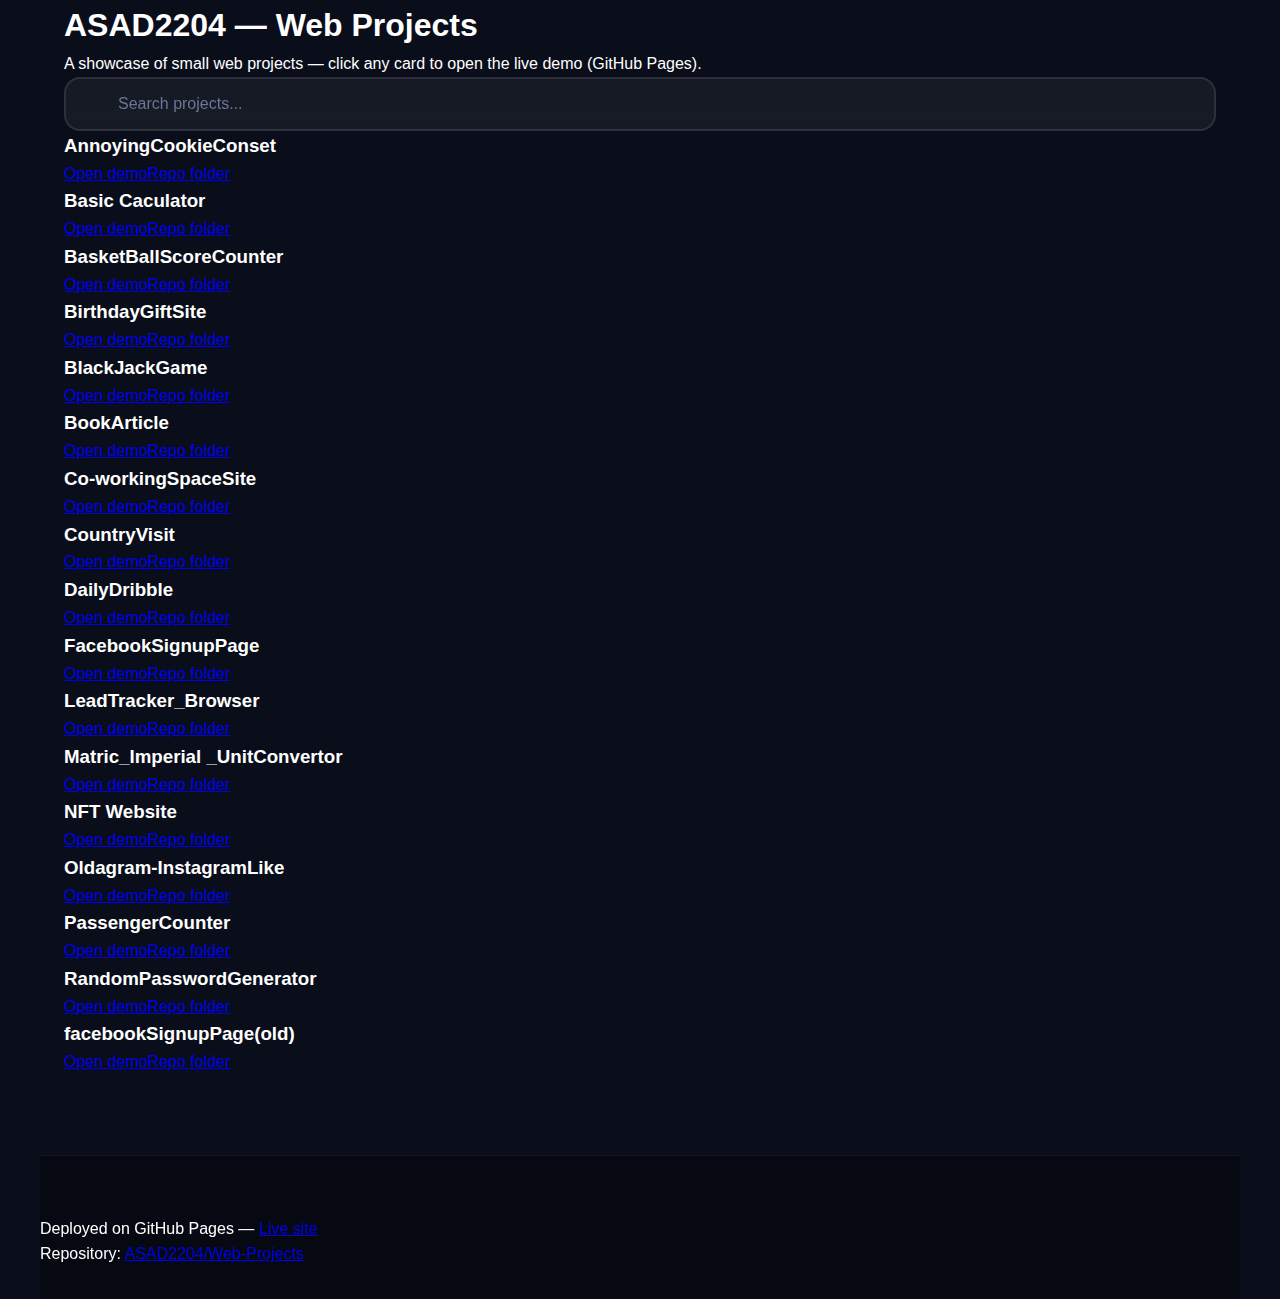
<file: index.html>
<!doctype html>
<html lang="en">
<head>
  <meta charset="utf-8" />
  <meta name="viewport" content="width=device-width, initial-scale=1" />
  <title>Web Projects — ASAD2204</title>
  <link rel="stylesheet" href="/style.css" />
</head>
<body>
  <header class="site-header">
    <div class="container">
      <h1>ASAD2204 — Web Projects</h1>
      <p class="subtitle">A showcase of small web projects — click any card to open the live demo (GitHub Pages).</p>
      <div class="actions">
        <input id="search" placeholder="Search projects..." />
      </div>
    </div>
  </header>

  <main class="container">
    <section id="projects" class="grid"></section>
  </main>

  <footer class="container footer">
    <p>Deployed on GitHub Pages — <a href="https://asad2204.github.io/Web-Projects/">Live site</a></p>
    <p>Repository: <a href="https://github.com/ASAD2204/Web-Projects">ASAD2204/Web-Projects</a></p>
  </footer>

  <script>
    // List of project folders in the repository. Update this array when adding/removing projects.
    const projects = [
      "AnnoyingCookieConset",
      "Basic Caculator",
      "BasketBallScoreCounter",
      "BirthdayGiftSite",
      "BlackJackGame",
      "BookArticle",
      "Co-workingSpaceSite",
      "CountryVisit",
      "DailyDribble",
      "FacebookSignupPage",
      "LeadTracker_Browser",
      "Matric_Imperial _UnitConvertor",
      "NFT Website",
      "Oldagram-InstagramLike",
      "PassengerCounter",
      "RandomPasswordGenerator",
      "facebookSignupPage(old)"
    ];

    const basePagesUrl = 'https://asad2204.github.io/Web-Projects/';

    function makeCard(name) {
      const card = document.createElement('article');
      card.className = 'card';

      const title = document.createElement('h3');
      title.textContent = name;

      // Demo link (GitHub Pages). Use encodeURIComponent to handle spaces and special characters.
      const demoUrl = basePagesUrl + encodeURIComponent(name);
      const demoLink = document.createElement('a');
      demoLink.href = demoUrl;
      demoLink.target = '_blank';
      demoLink.rel = 'noopener noreferrer';
      demoLink.className = 'btn';
      demoLink.textContent = 'Open demo';

      // Repo link
      const repoUrl = 'https://github.com/ASAD2204/Web-Projects/tree/main/' + encodeURIComponent(name);
      const repoLink = document.createElement('a');
      repoLink.href = repoUrl;
      repoLink.target = '_blank';
      repoLink.rel = 'noopener noreferrer';
      repoLink.className = 'muted';
      repoLink.textContent = 'Repo folder';

      const controls = document.createElement('div');
      controls.className = 'card-controls';
      controls.appendChild(demoLink);
      controls.appendChild(repoLink);

      card.appendChild(title);
      card.appendChild(controls);
      return card;
    }

    function render(list) {
      const container = document.getElementById('projects');
      container.innerHTML = '';
      if (list.length === 0) {
        container.innerHTML = '<p>No projects found.</p>';
        return;
      }
      list.forEach(name => container.appendChild(makeCard(name)));
    }

    // Initial render
    render(projects);

    // Simple search
    document.getElementById('search').addEventListener('input', (e) => {
      const q = e.target.value.toLowerCase().trim();
      if (!q) return render(projects);
      render(projects.filter(p => p.toLowerCase().includes(q)));
    });
  </script>
</body>
</html>
</file>
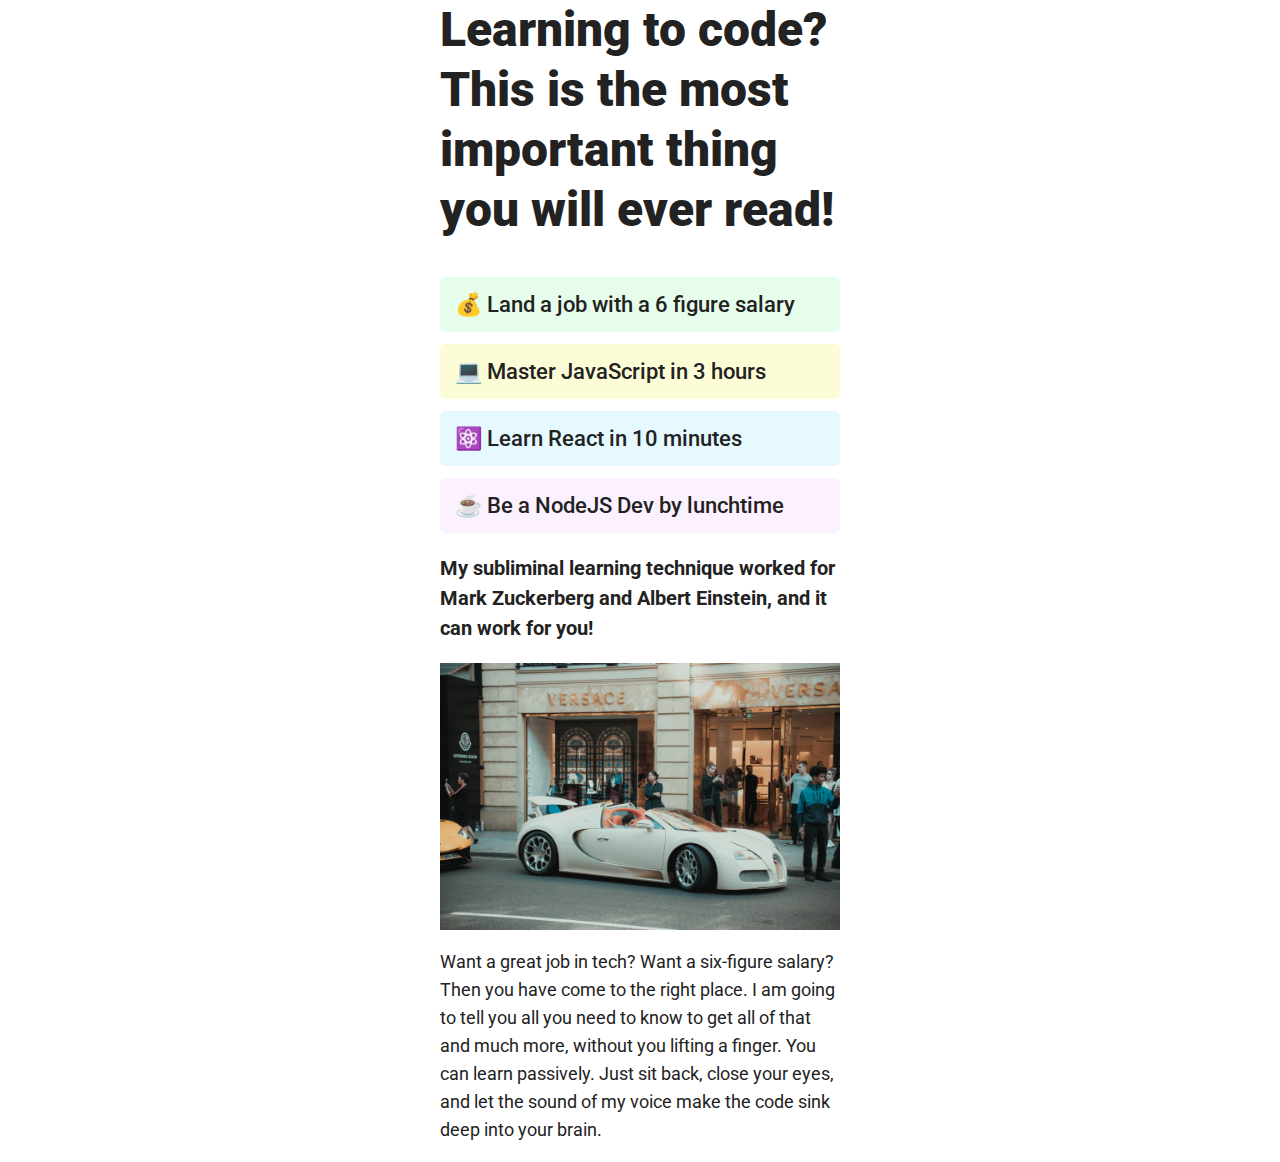
<file: AnnoyingCookieConset/index.html>
<html>

<head>
	<link rel="stylesheet" href="index.css">
	<link href="https://fonts.googleapis.com/css2?family=Roboto:wght@400;500;700;900&display=swap" rel="stylesheet">
</head>

<body>
	<main>
		<section class="section-container">
			<h1>Learning to code? This is the most important thing you will ever read!</h1>

			<ul>
				<li class="li-green">💰 Land a job with a 6 figure salary</li>
				<li class="li-yellow">💻 Master JavaScript in 3 hours</li>
				<li class="li-blue">⚛️ Learn React in 10 minutes</li>
				<li class="li-pink">☕ Be a NodeJS Dev by lunchtime</li>
			</ul>

			<h3>My subliminal learning technique worked for Mark Zuckerberg and Albert Einstein, and it can work for you!</h3>
			<img src="images/bugatti.jpg">
			<p>Want a great job in tech? Want a six-figure salary? Then you have come to the right place. I am going to tell you all
				you need to know to get all of that and much more, without you lifting a finger. You can learn passively. Just sit back,
				close your eyes, and let the sound of my voice make the code sink deep into your brain. </p>
		</section>
	</main>
	<div class="modal" id="modal">
		<div class="close-modal-btn-container">
			<button class="modal-close-btn" id="modal-close-btn" disabled>X</button>
		</div>
		<div class="modal-inner" id="modal-inner">
			<h2>We ❤️ Your Data!</h2>
			<p class="modal-text" id="modal-text">We have a strict policy on tracking and spamming: we'll definitely track you, and we'll definitely spam you. To use this
				site, enter your name and email address and accept our ridiculous terms and conditions.</p>
			<form id="consent-form">
				<input type="text" name="fullName" placeholder="Enter your full name" required/>
				<input type="email" name="email" placeholder="Enter your email" required/>

				<div class="modal-choice-btns" id="modal-choice-btns">
					<button type="submit" class="modal-btn">Accept</button>
					<button class="modal-btn" id="decline-btn">Decline</button>
				</div>

			</form>
		</div>
	</div>
	<script src="index.js"></script>
</body>

</html>
</file>
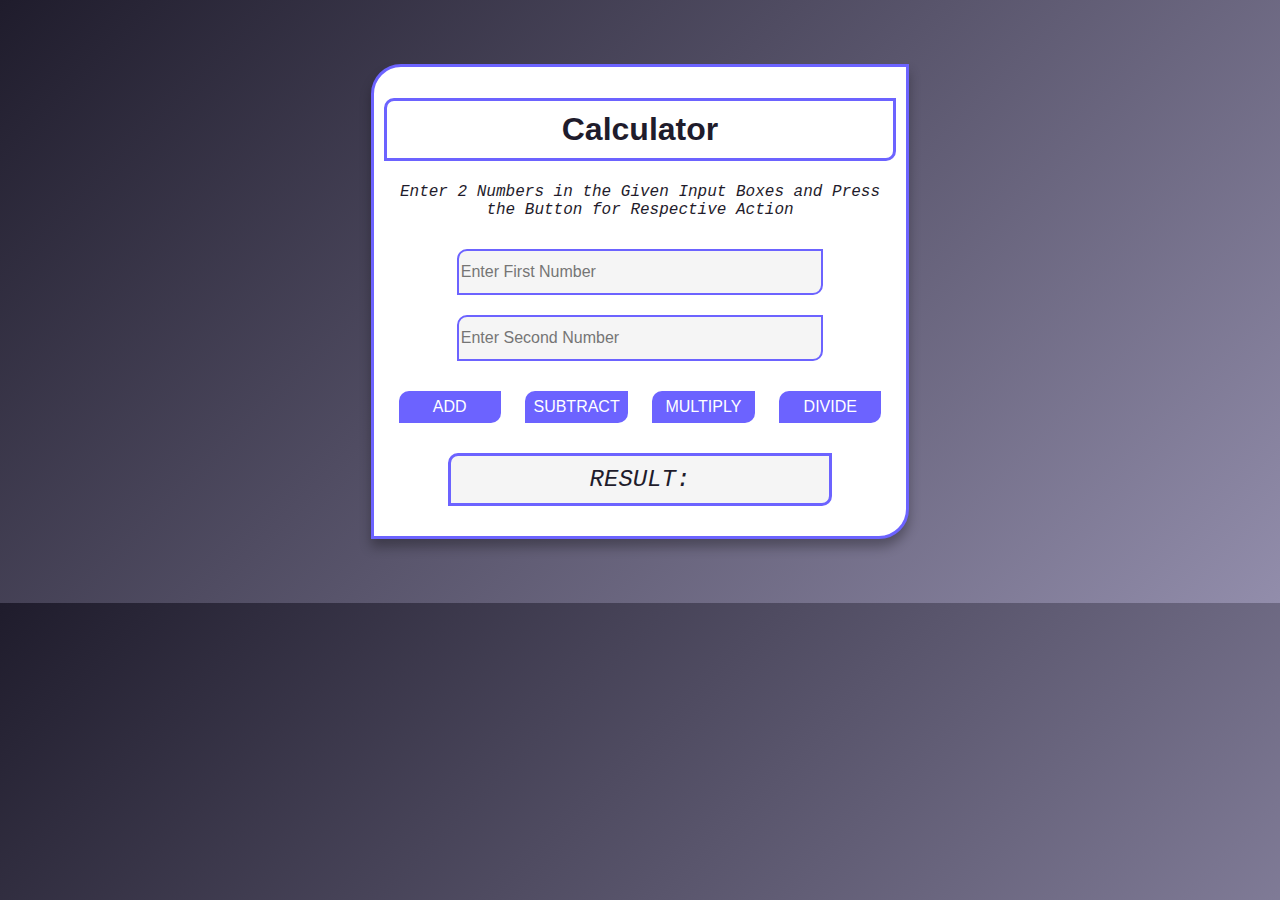
<file: Basic Caculator/index.html>
<!DOCTYPE html>
<html lang="en">

<head>
    <meta charset="UTF-8">
    <meta name="viewport" content="width=device-width, initial-scale=1.0">
    <title>Calculator</title>
    <script src="script.js" ></script>
    <link rel="stylesheet" href="styles.css">
</head>

<body>
    <div class="box">
        <h1>Calculator</h1>
        <p>Enter 2 Numbers in the Given Input Boxes and Press the Button for Respective Action</p>
        <div>
            <input type="number" id="n1" placeholder="Enter First Number">
            <input type="number" id="n2" placeholder="Enter Second Number">
        </div>
        <button id="b1" type="button" onclick="add()">ADD</button>
        <button id="b2" type="button" onclick="subtract()">SUBTRACT</button>
        <button id="b3" type="button" onclick="multiply()">MULTIPLY</button>
        <button id="b4" type="button" onclick="divide()">DIVIDE</button>
        <p id="output">RESULT:</p>
    </div>
</body>

</html>
</file>
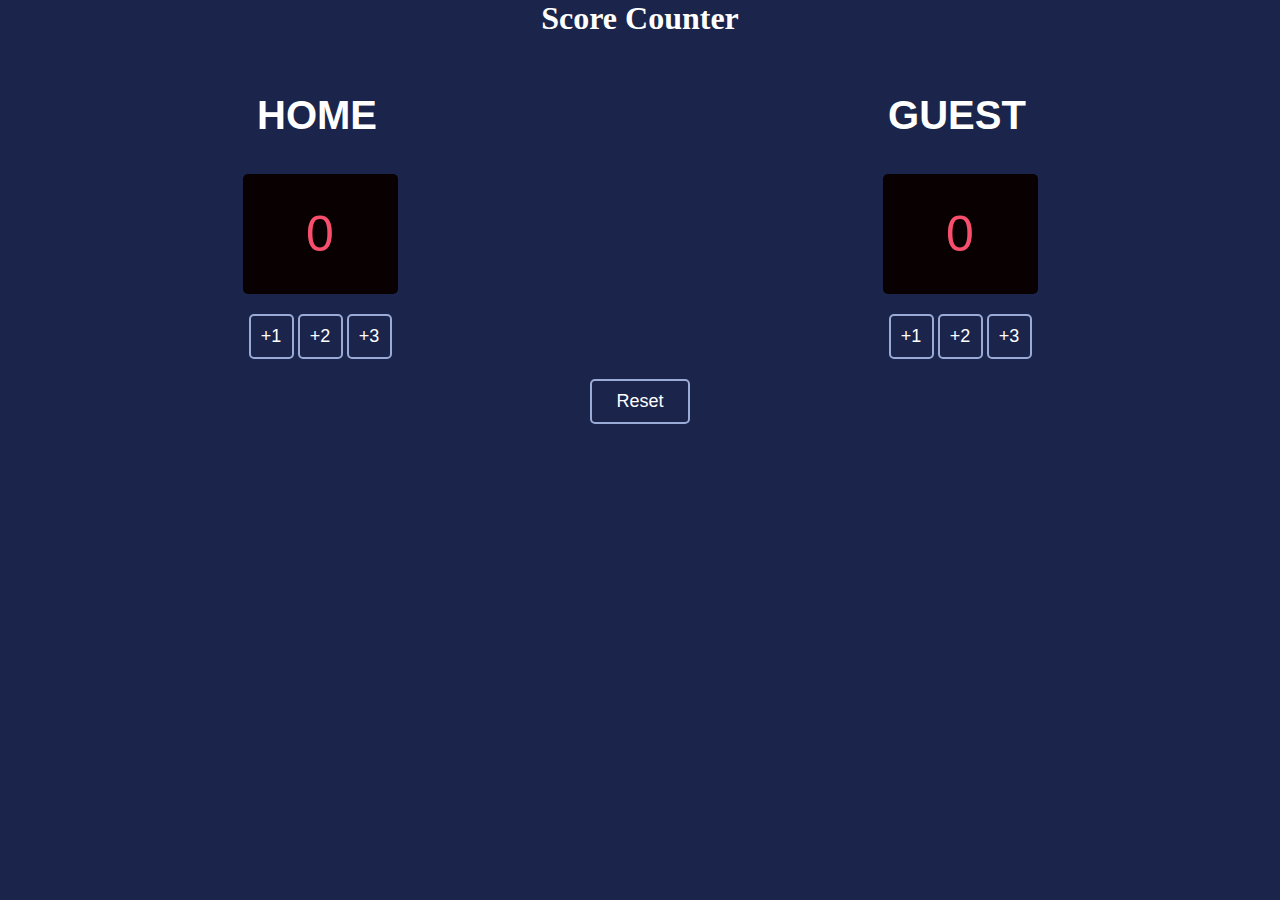
<file: BasketBallScoreCounter/index.html>
<html>
    <head>
        <link rel="stylesheet" href="index.css">
        <link href="https://fonts.cdnfonts.com/css/cursed-timer-ulil" rel="stylesheet">
    </head>
    <body>
        <h1 style="text-align:center;">Score Counter</h1>
        <div class="container">
            <div>
                <h3>HOME</h3>
                <div class="screen" id="home">0</div>
                <button class="homecls" onclick="add1(this)">+1</button>
                <button class="homecls" onclick="add2(this)">+2</button>
                <button class="homecls" onclick="add3(this)">+3</button>
            </div>
            <div>
                <h3>GUEST</h3>
                <div class="screen" id="guest">0</div>
                <button class="guestcls" onclick="add1(this)">+1</button>
                <button class="guestcls" onclick="add2(this)">+2</button>
                <button class="guestcls" onclick="add3(this)">+3</button>
            </div>
        </div>
        <div class="extraContainer">
            <button id="Reset" onclick="resetScore()">Reset</button>
        </div>
        <script src="index.js"></script>
    </body>
</html>
</file>
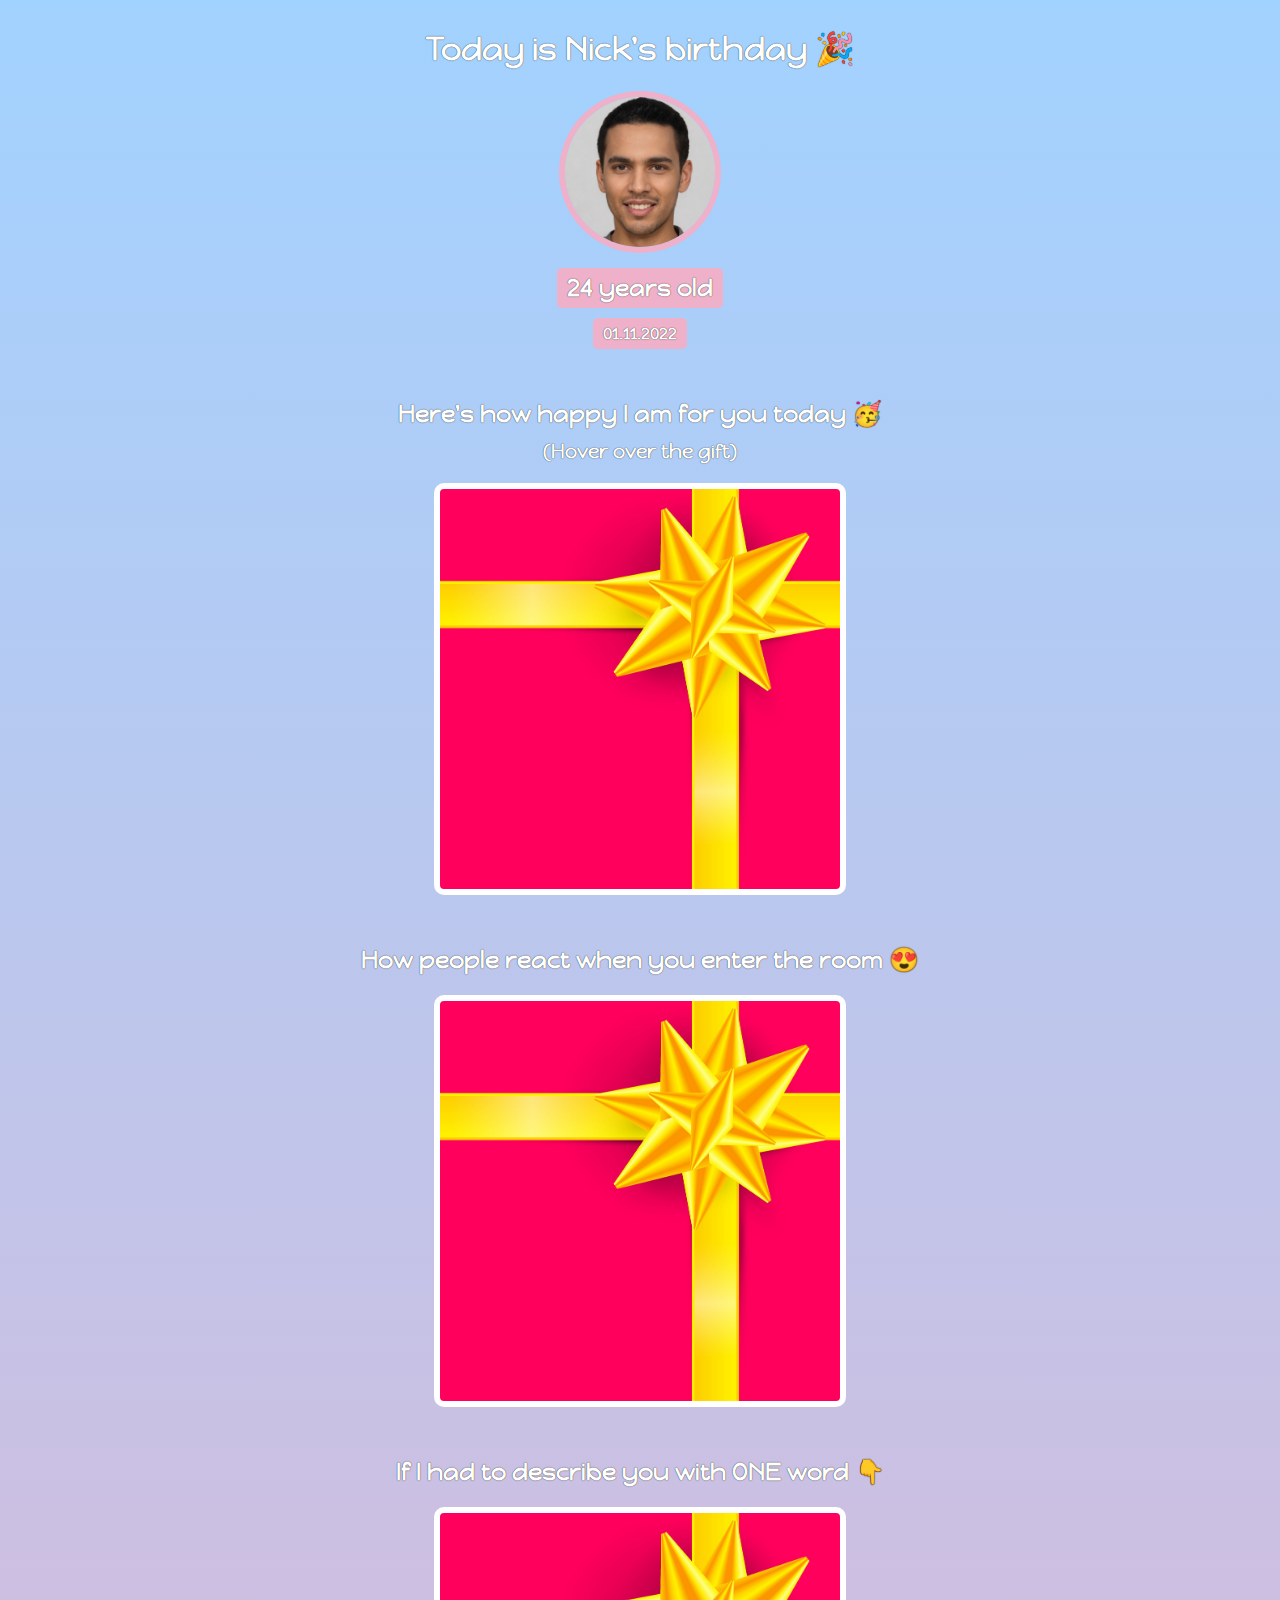
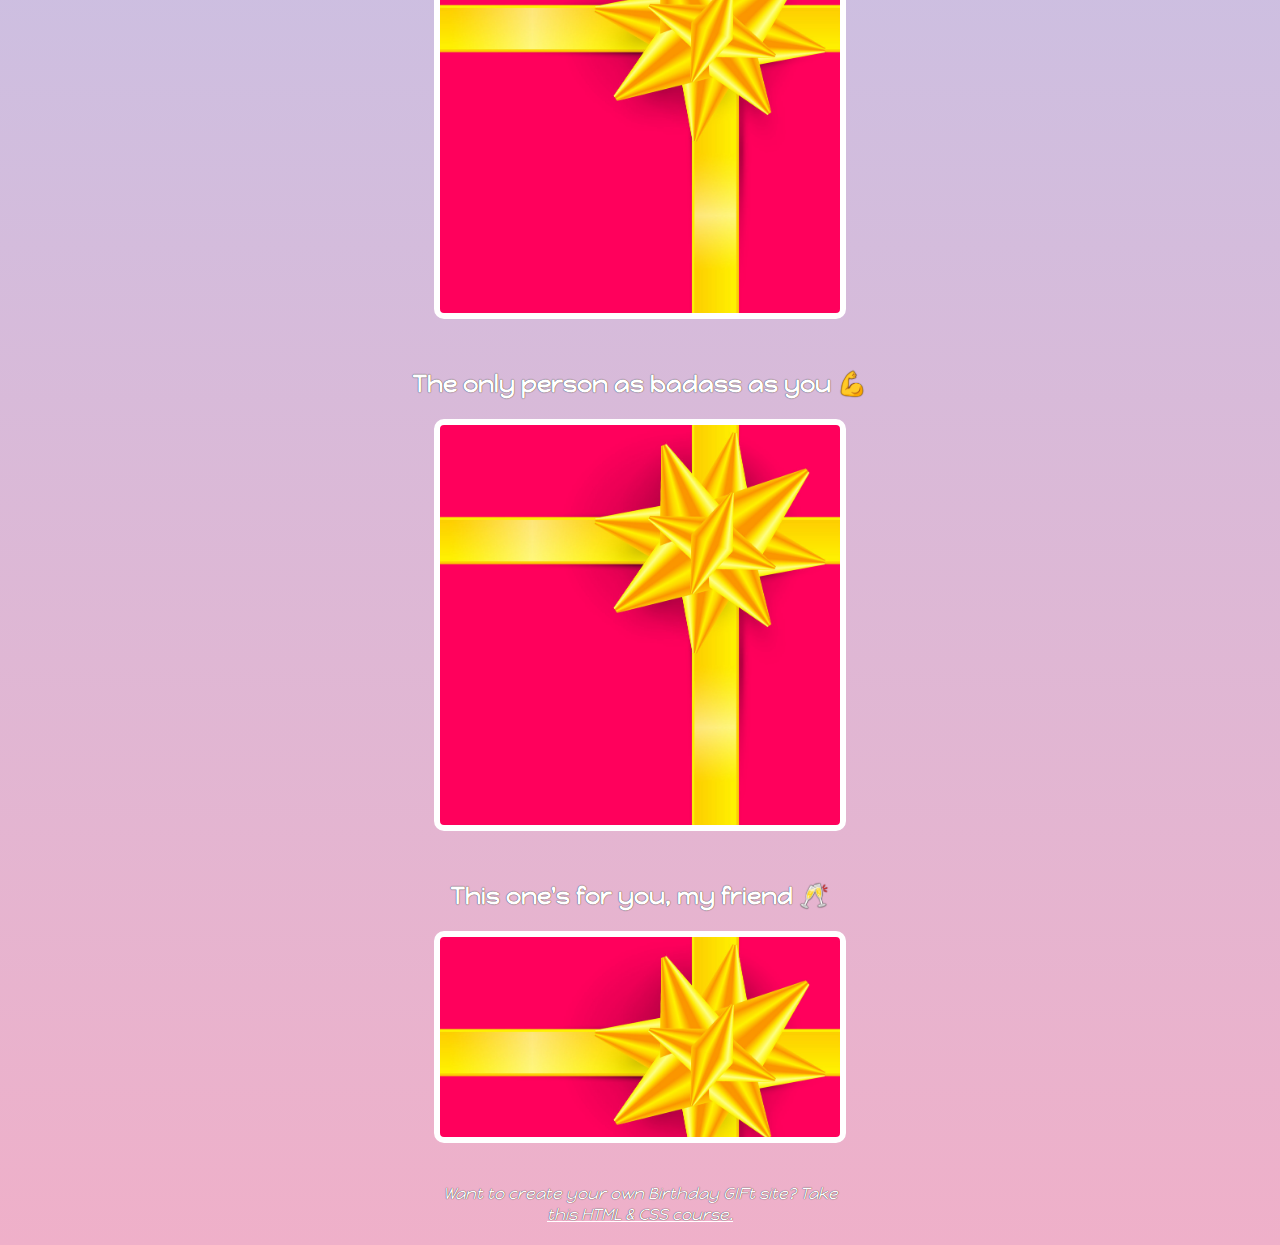
<file: BirthdayGiftSite/index.html>
<html>
    <head>
        <link rel="preconnect" href="https://fonts.googleapis.com">
        <link rel="preconnect" href="https://fonts.gstatic.com" crossorigin>
        <link href="https://fonts.googleapis.com/css2?family=Happy+Monkey&display=swap" rel="stylesheet">
        <link rel="stylesheet" href="styles.css">
    </head>
    <body>
        <div id="header">
            <h1>Today is Nick's birthday 🎉</h1>
            <img id="bff-img" src="images/nick.jpg">
            <h2 id="bday-age">24 years old</h2>
            <h4 id="bday-date">01.11.2022</h4>
        </div>
        
        <div class="gift-section">
            <h2 class="gift-title">Here's how happy I am for you today 🥳</h2>
            <h3 class="gift-hint">(Hover over the gift)</h3>
            <div class="gift-img" id="gift-img-happy"></div>
        </div>
        
        <div class="gift-section">
            <h2 class="gift-title">How people react when you enter the room 😍</h2>
            <div class="gift-img" id="gift-img-hot"></div>
        </div>
        
        <div class="gift-section">
            <h2 class="gift-title">If I had to describe you with ONE word 👇</h2>
            <div class="gift-img" id="gift-img-genius"></div>
        </div>
        
        <div class="gift-section">
            <h2 class="gift-title">The only person as badass as you 💪</h2>
            <div class="gift-img" id="gift-img-badass"></div>
        </div>
        
         <div class="gift-section">
            <h2 class="gift-title">This one's for you, my friend 🥂</h2>
            <div class="gift-img" id="gift-img-cheers"></div>
        </div>
        
        <p id="footer">Want to create your own Birthday GIFt site? Take <a href="https://scrimba.com/learn/htmlandcss" target="_blank">this HTML & CSS course.</a></p>
        
    </body>
</html>
</file>
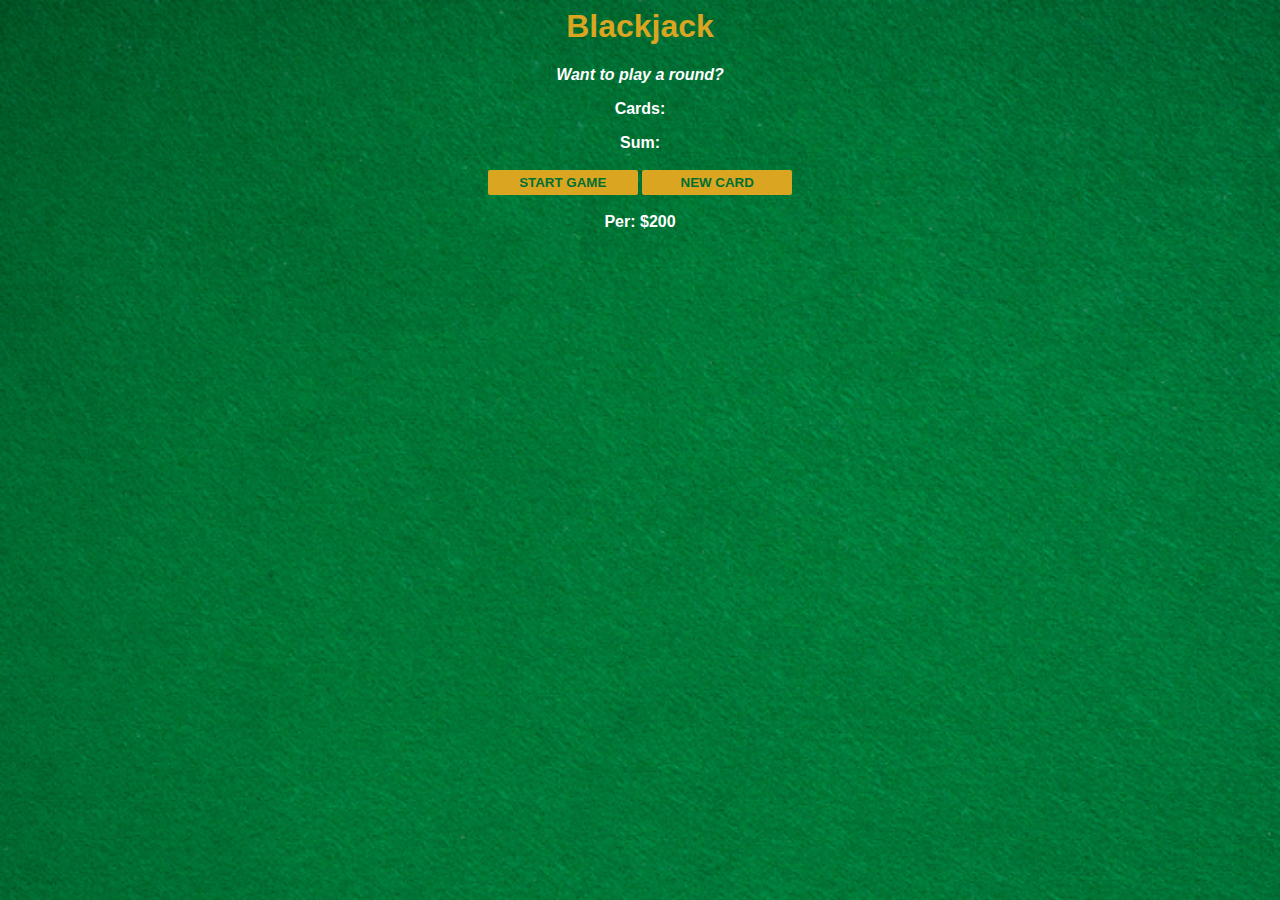
<file: BlackJackGame/index.html>
<html>
    <head>
        <link rel="stylesheet" href="index.css">
    </head>
    <body>
        <h1>Blackjack</h1>
        <p id="message-el">Want to play a round?</p>
        <p id="cards-el">Cards:</p>
        <p id="sum-el">Sum:</p>
        <button onclick="startGame()">START GAME</button>
        <button onclick="newCard()">NEW CARD</button>
        <p id="player-el"></p>
        <script src="index.js"></script>
    </body>
</html>
</file>
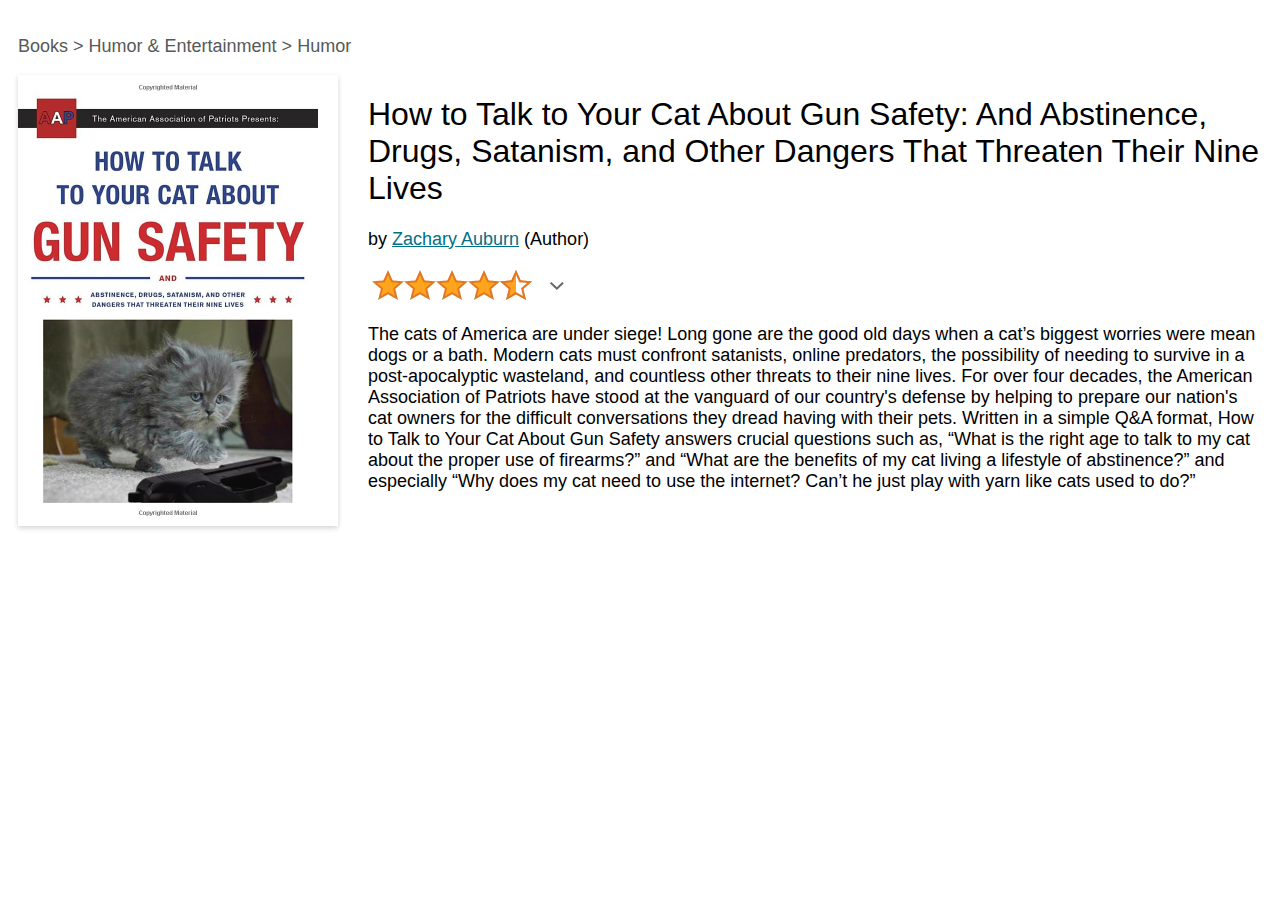
<file: BookArticle/index.html>
<!doctype html>
<html>
    <head>
        <title></title>
        <link rel="stylesheet" href="styles.css">
    </head>
    <body>
        <p class="main-head">Books > Humor & Entertainment > Humor</p>
        <div class="container">
        <img 
            class="main-img"
            src="book-cover.jpg">
        <div class="metadata">
            <h1 class="title">How to Talk to Your Cat About Gun Safety: And Abstinence, Drugs, Satanism, and Other Dangers That Threaten Their Nine Lives</h1>
            <p>by <a href="">Zachary Auburn</a> (Author)</p>
            <img class="ratings" src="ratings.png">
            <p> The cats of America are under siege!
            Long gone are the good old days when a cat’s biggest worries were mean dogs or a bath. Modern cats must confront satanists, online predators, the possibility of needing to survive in a post-apocalyptic wasteland, and countless other threats to their nine lives.
            For over four decades, the American Association of Patriots have stood at the vanguard of our country's defense by helping to prepare our nation's cat owners for the difficult conversations they dread having with their pets.
            Written in a simple Q&A format, How to Talk to Your Cat About Gun Safety answers crucial questions such as, “What is the right age to talk to my cat about the proper use of firearms?” and “What are the benefits of my cat living a lifestyle of abstinence?” and especially “Why does my cat need to use the internet? Can’t he just play with yarn like cats used to do?”
            </p>
        </div>
        </div>
    </body>
</html>


<!-- 
Books > Humor & Entertainment > Humor

How to Talk to Your Cat About Gun Safety: And Abstinence, Drugs, Satanism, and Other Dangers That Threaten Their Nine Lives

by Zachary Auburn (Author)

Long gone are the good old days when a cat’s biggest worries were mean dogs or a bath. Modern cats must confront satanists, online predators, the possibility of needing to survive in a post-apocalyptic wasteland, and countless other threats to their nine lives.

For over four decades, the American Association of Patriots have stood at the vanguard of our country's defense by helping to prepare our nation's cat owners for the difficult conversations they dread having with their pets.

Written in a simple Q&A format, How to Talk to Your Cat About Gun Safety answers crucial questions such as, “What is the right age to talk to my cat about the proper use of firearms?” and “What are the benefits of my cat living a lifestyle of abstinence?” and especially “Why does my cat need to use the internet? Can’t he just play with yarn like cats used to do?”

Source: https://www.amazon.com/How-Talk-Your-About-Safety-ebook/dp/B01AERZSNC?ref_=ast_author_dp

-->
</file>
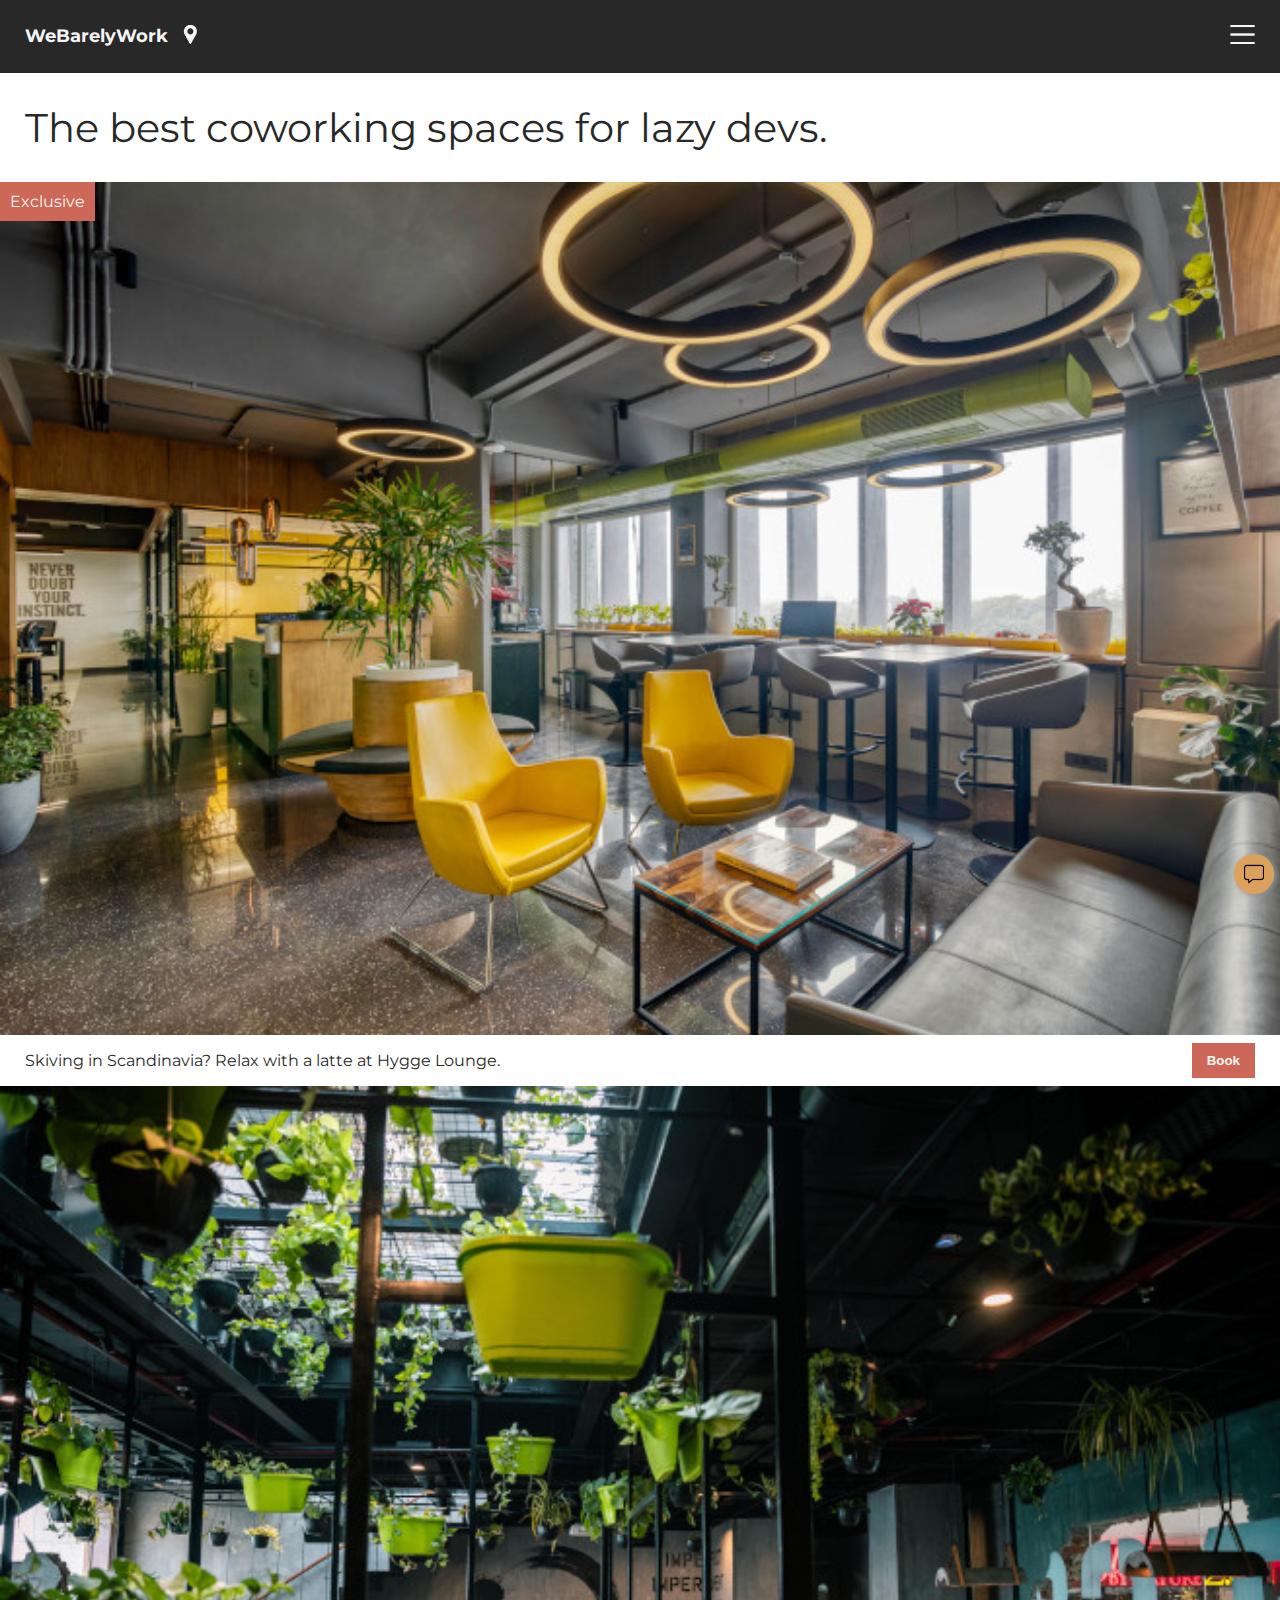
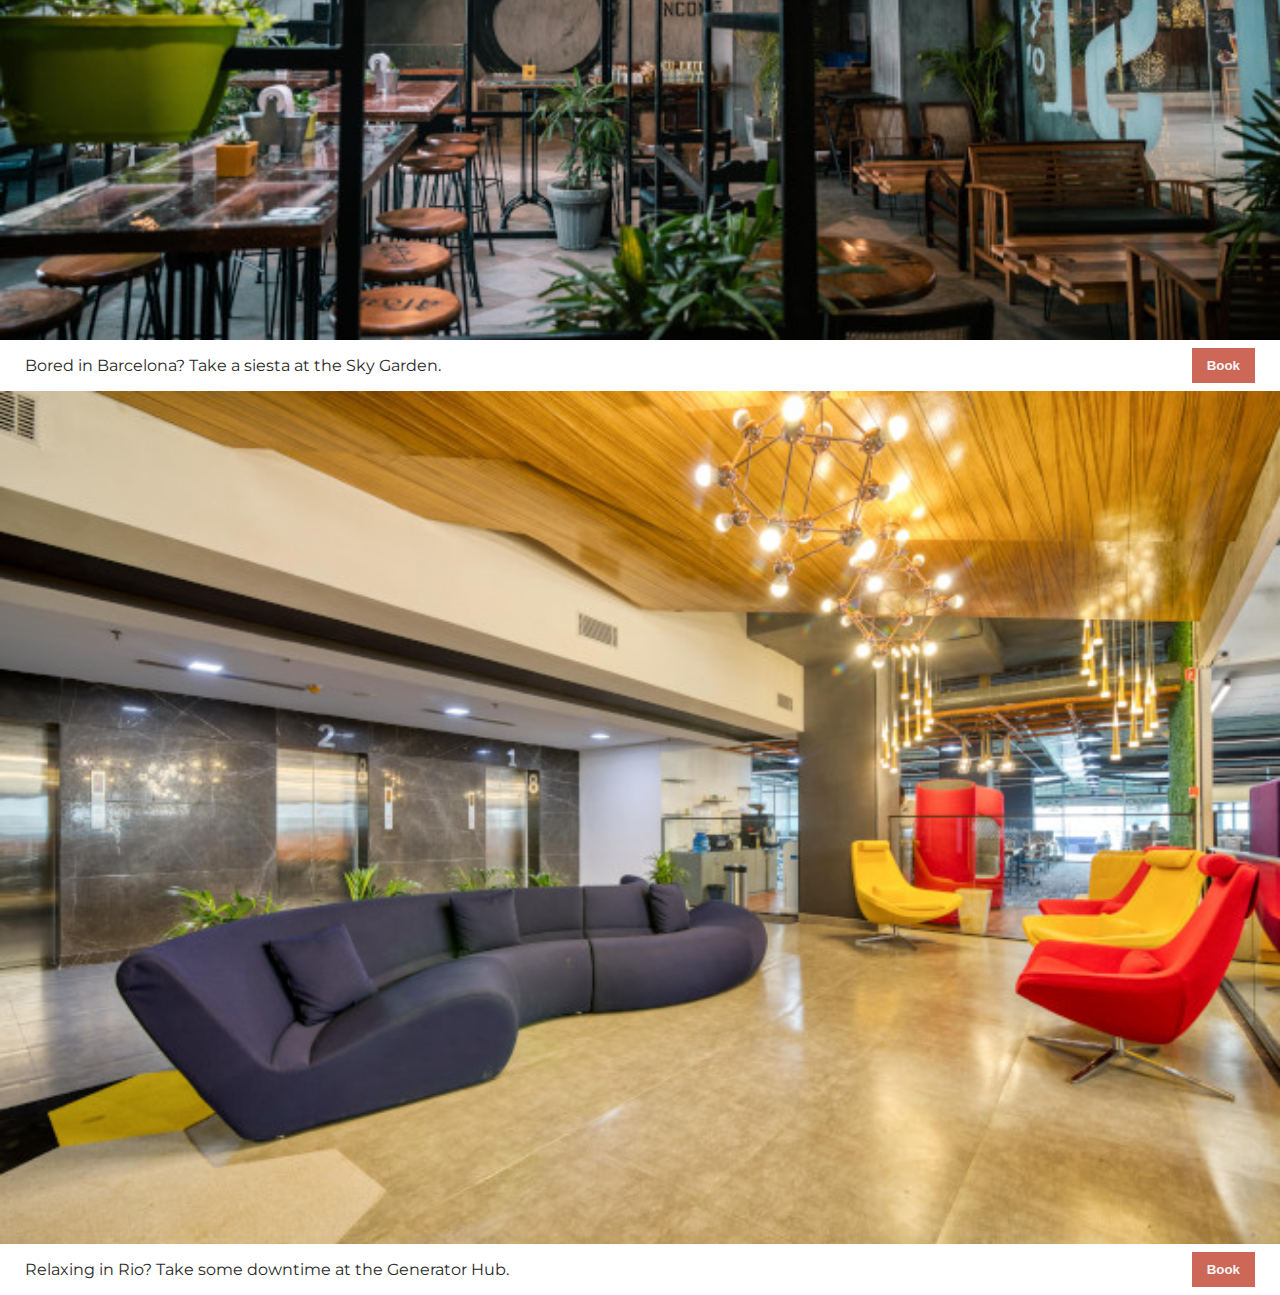
<file: Co-workingSpaceSite/index.html>
<!doctype html>
<html>
	<head>
		<link rel="preconnect" href="https://fonts.googleapis.com">
		<link rel="preconnect" href="https://fonts.gstatic.com" crossorigin>
		<link href="https://fonts.googleapis.com/css2?family=Montserrat:wght@400;700&display=swap" rel="stylesheet">
		<link rel="stylesheet" href="index.css">
	</head>

	<body>
		<header>
			<nav>
				<ul>
					<li class="logo">
						WeBarelyWork
					</li>
					<li>
						<img src="images/pin.png" class="icon" alt="location">
					</li>
					<li class="align-right">
						<img src="images/burger.png" class="icon">
					</li>
				</ul>
			</nav>
		</header> 
		<main>
			<section>
				<h1>The best coworking spaces for lazy devs.</h1>
			</section>
			
			<section class="item">
				<img src="images/hygge.jpg" class="item-img" alt="A smart coworking space">
				<div class="img-banner">
					Exclusive
				</div>
				<div class="caption">
					<p>Skiving in Scandinavia? Relax with a latte at Hygge Lounge.</p>
					<button>Book</button>
				</div>
			</section> 
			
			<section class="item">
				<img src="images/sky-garden.jpg" class="item-img" alt="A coworking space with plants">
				<div class="caption">
					<p>Bored in Barcelona? Take a siesta at the Sky Garden.</p>
					<button>Book</button>
				</div>
			</section> 
			
			<section class="item">
				<img src="images/generator.jpg" class="item-img" alt="A comfortable coworking space">
				<div class="caption">
					<p>Relaxing in Rio? Take some downtime at the Generator Hub.</p>
					<button>Book</button>
				</div>
			</section>
			
		</main>
		<div class="chatbox-bg">
			<img src="images/message.png" class="chatbox-img" alt="chatbox">
		</div>
	</body>
</html>
</file>
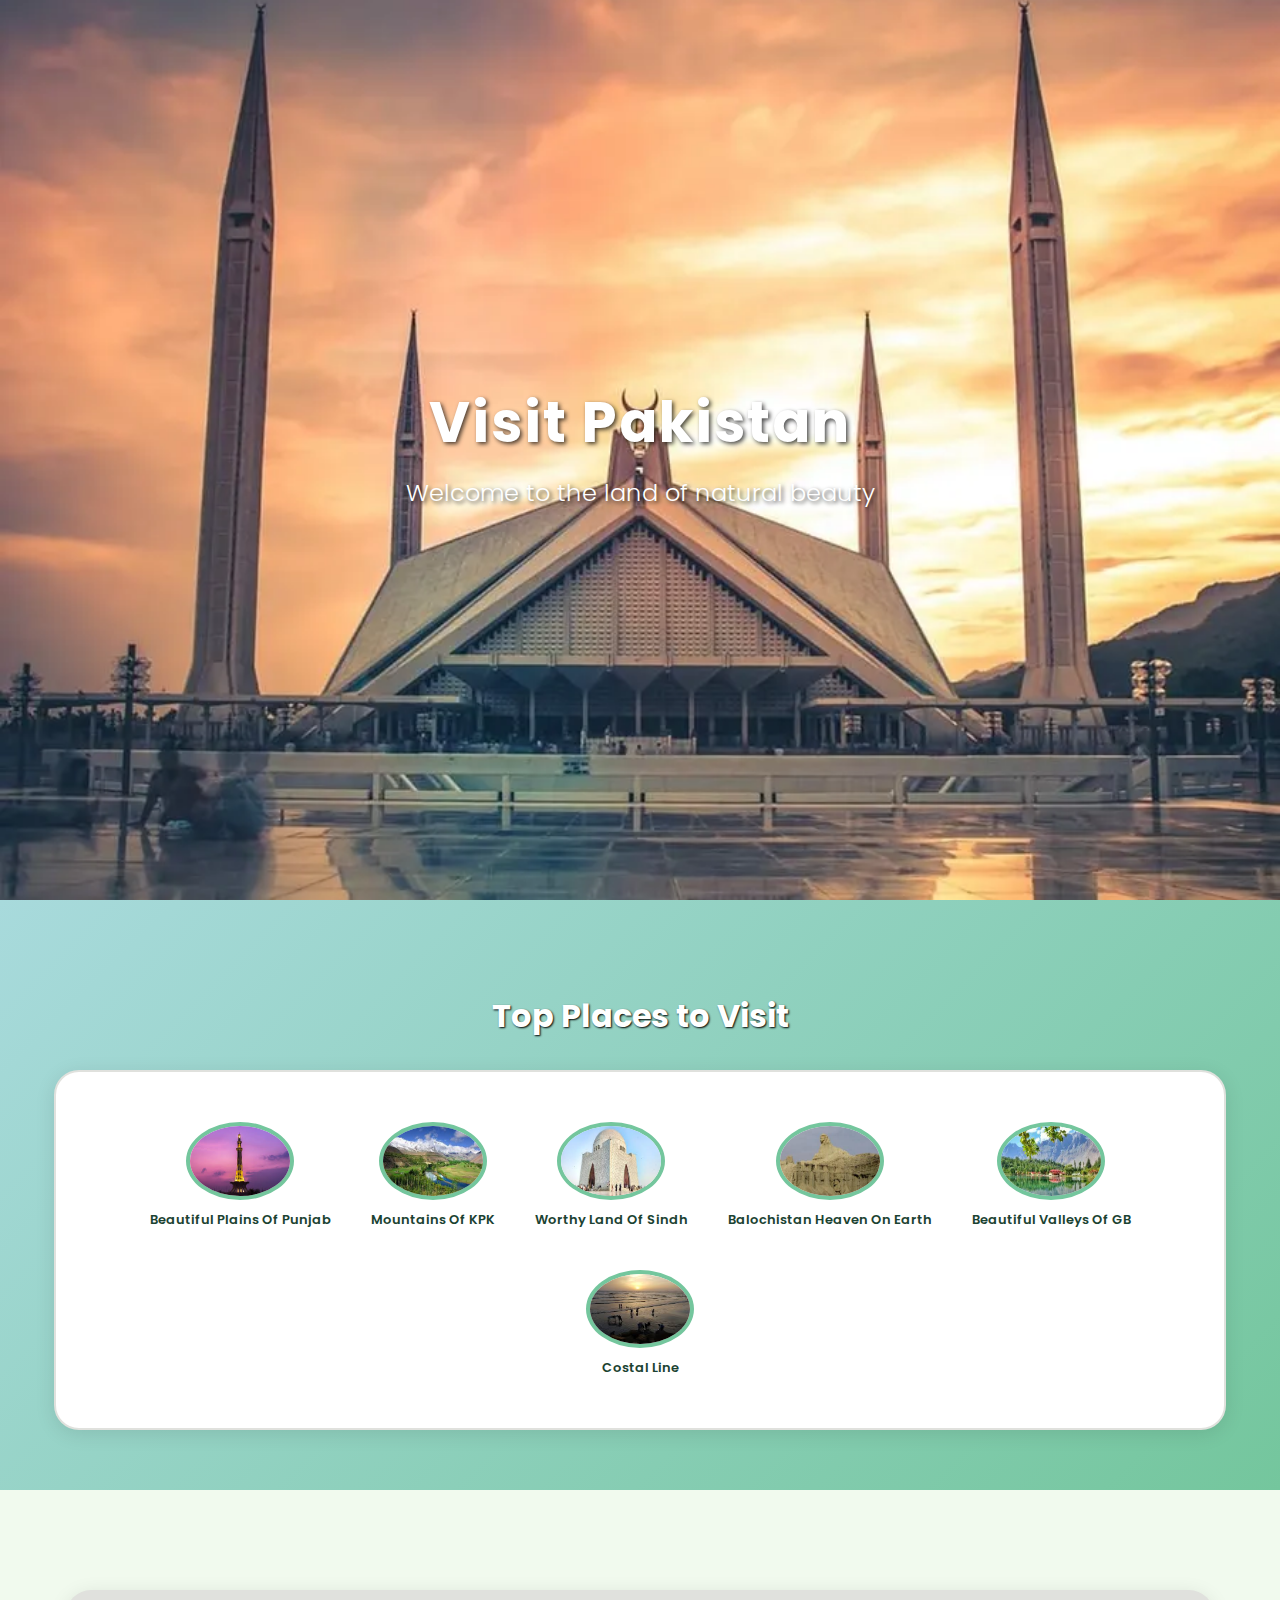
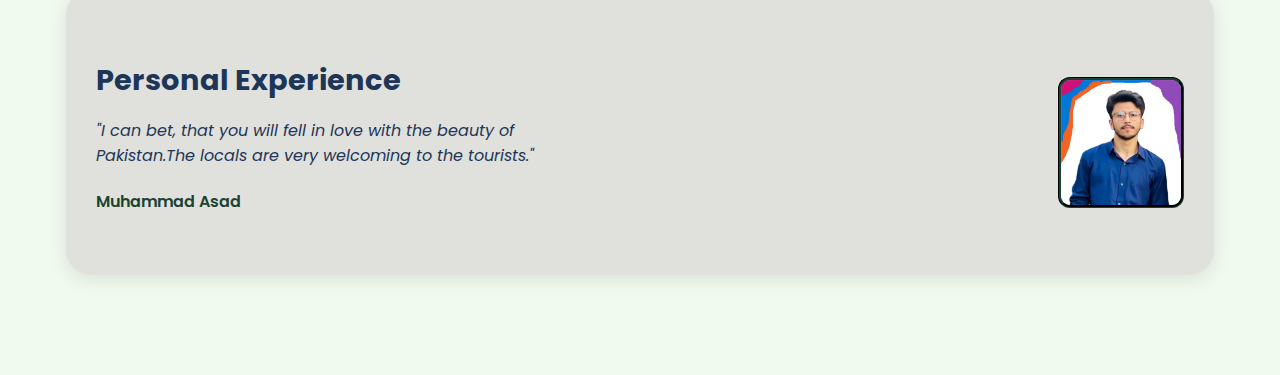
<file: CountryVisit/index.html>
<!DOCTYPE html>
<html>
    <head>
        <link href="https://fonts.googleapis.com/css2?family=Poppins:wght@300;400;600&display=swap" rel="stylesheet">

        <link rel="stylesheet" href="styles.css">
    </head>
    <body>
        
        <!-- HERO SECTION -->
        <div id="hero-section">
            <h1>Visit Pakistan</h1>
            <h2>Welcome to the land of natural beauty</h2>
        </div>
        
        <!-- ACTIVITIES SECTION -->
        <div  id="d1">
            <h3>Top Places to Visit</h3>
        <div id="place-section">
           
            <div class="places-box">
          <div class="place"><img src="images/plain.jpeg"><label>Beautiful Plains of Punjab</label></div>
          <div class="place"><img src="images/north.jpeg"><label>Mountains of KPK</label></div>
          <div class="place"><img src="images/sindh.jpeg"><label>Worthy land of sindh</label></div>
          <div class="place"><img src="images/balochistan.jpeg"><label>Balochistan heaven on Earth</label></div>
          <div class="place"><img src="images/GB.jpeg"><label>Beautiful valleys of GB</label></div>
          <div class="place"><img src="images/BEACH.jpeg"><label>Costal line</label></div>
        </div>
        </div>
        </div>
        <!-- GUIDE SECTION -->
        <div>
        <div id="guide-section">
            <div>
            <h3>Personal Experience</h3>
            <p>"I can bet, that you will fell in love with the beauty of Pakistan.The locals are very welcoming to the tourists."</p>
            <h4>Muhammad Asad</h4></div>
            <img src="images/a2.jpg">
        </div></div>
    </body>
</html>
</file>
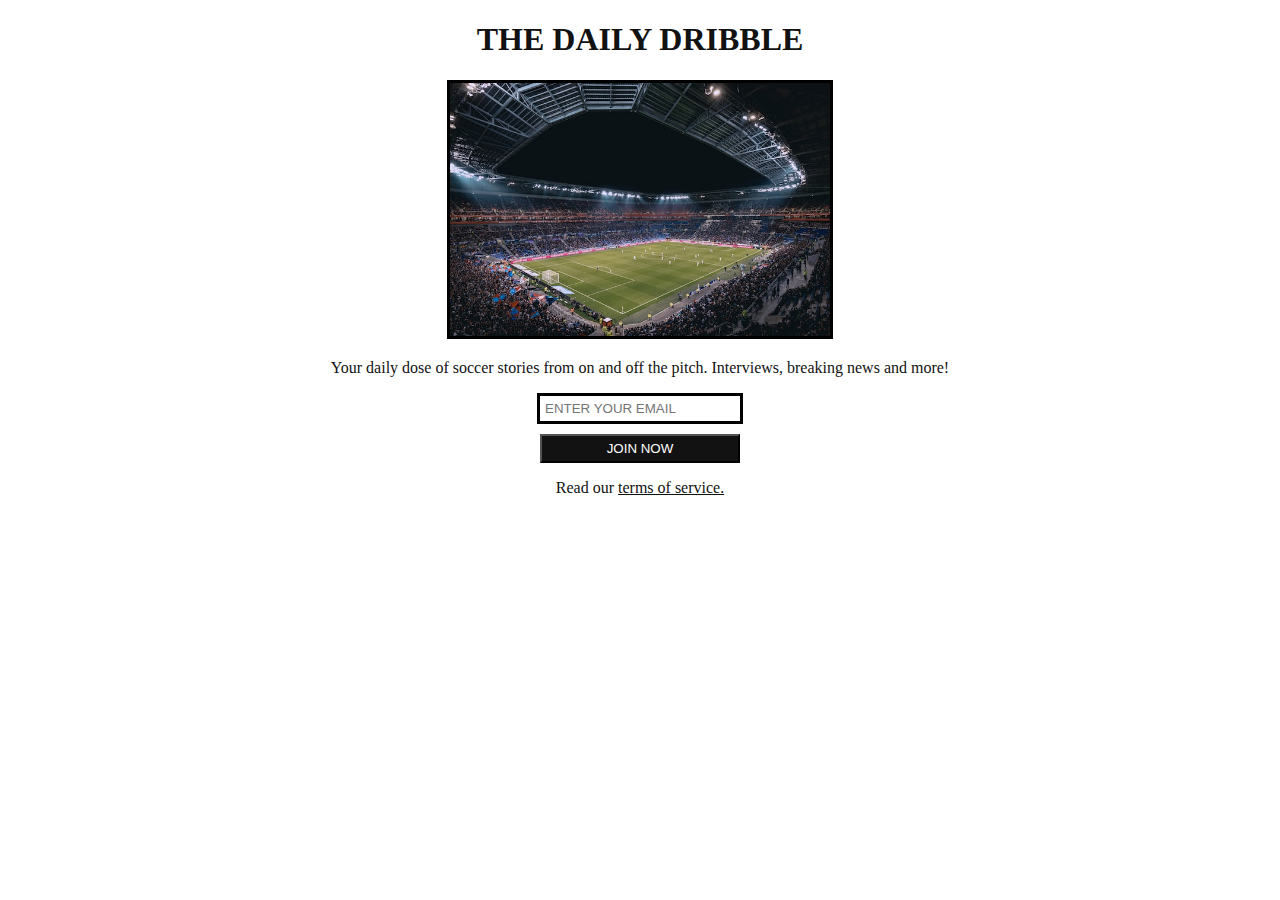
<file: DailyDribble/index.html>
<!doctype html>
<html>
    <head>
        <link rel="stylesheet" href="styles.css">
    </head>
    <body>
        <h1>THE DAILY DRIBBLE</h1>
        
        <!-- Image credit: Thomas Serer https://unsplash.com/@jesusance -->
        <img src="stadium.jpg" />
        <p>Your daily dose of soccer stories from on and off the pitch. 
Interviews,  breaking news and more!</p>
        <input type="email" placeholder="ENTER YOUR EMAIL"/>
        <button>JOIN NOW</button>
        <p>Read our <a href="#" target="_blank">terms of service.</a></p>
    </body>
</html>

<!--
THE DAILY DRIBBLE

Your daily dose of soccer stories from on and off the pitch. 
Interviews,  breaking news and more!

ENTER YOUR EMAIL
JOIN NOW

Read our terms of service.

 -->
</file>
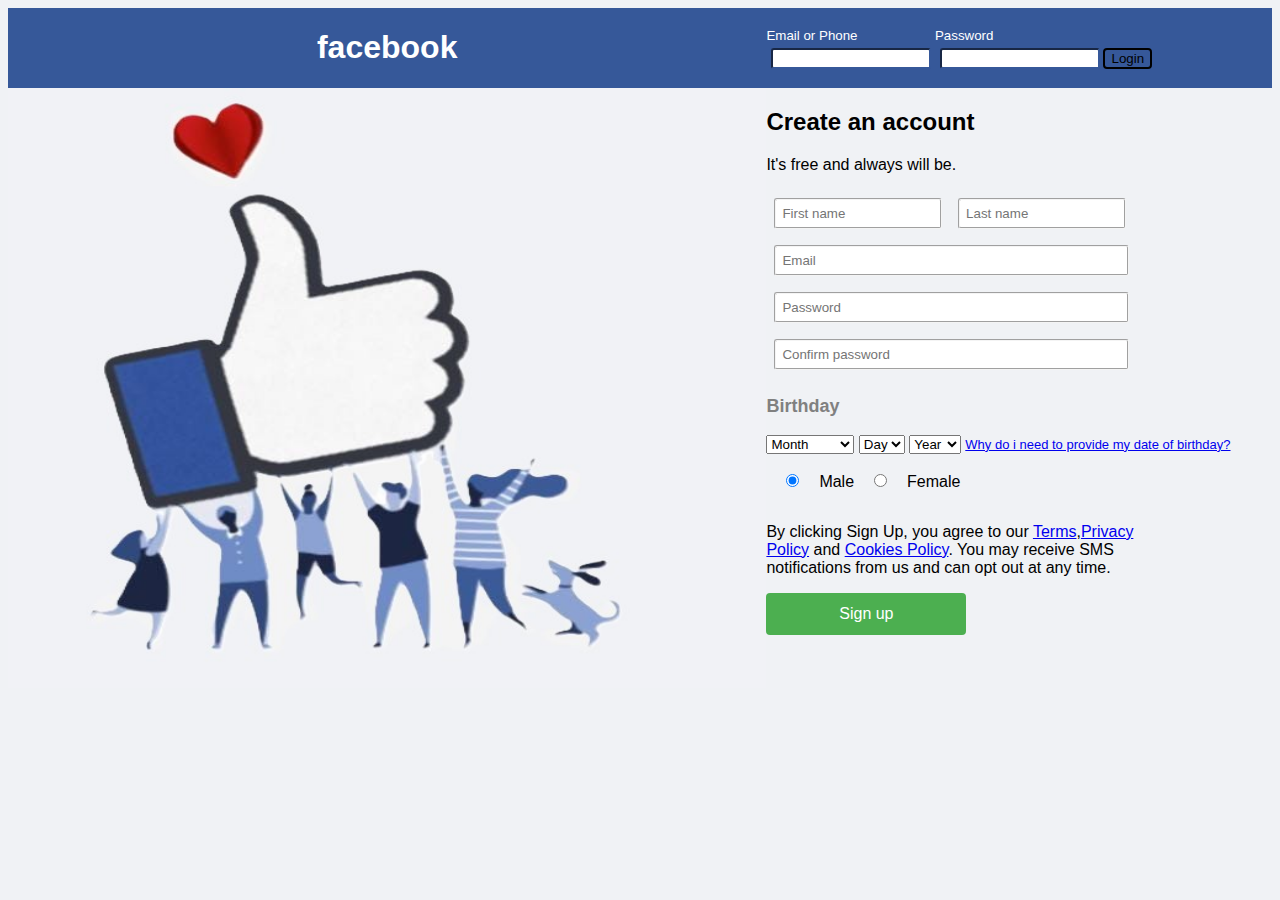
<file: facebookSignupPage(old)/index.html>
<!DOCTYPE html>
<html lang="en">

<head>
  <meta charset="UTF-8">
  <meta name="viewport" content="width=device-width, initial-scale=1.0">
  <title>Sign up for facebook</title>
  <link rel="stylesheet" href="styles.css">
</head>

<body>
  <header class="header_grid-container">
    <div>
      <h1><b>facebook</b></h1>
    </div>
    <div class="gridcontainer">
      <div id="d1""><div><label for=" email-password">Email or Phone<input type="email" id="email-password"></label>
      </div>
    </div>
    <div id="d2">
      <div>
        <lable for="password">Password<input type="password" id="password"></lable>
      </div>
    </div>
    <div id="d3"><input type="submit" id="bt1" value="Login"></div>
    </div>
  </header>
  <main class="main_grid-container">
    <div><img src="fb.jpg" alt="thumbsup from facebook"></div>
    <div>
      <header id="formid">
        <h2>Create an account</h2>
        <p>It's free and always will be.</p>
      </header>
      <main>
        <form>
          <div><input type="text" placeholder="First name" class="name" required><input type="text" required placeholder="Last name"
              class="name"></div>
          <div><input type="email" placeholder="Email" class="email" required></div>
          <div><input type="password" placeholder="Password" class="password" required></div>
          <div><input type="password" placeholder="Confirm password" class="password" required></div>
          <div>
            <p id="p1"><b>Birthday</b></p><label> <select class="selectbtn">
                <option>Month</option>
                <option value="January">January</option>
                <option value="February">February</option>
                <option value="March">March</option>
                <option value="April">April</option>
                <option value="May">May</option>
                <option value="June">June</option>
                <option value="July">July</option>
                <option value="August">August</option>
                <option value="September">September</option>
                <option value="October">October</option>
                <option value="November">November</option>
                <option value="December">December</option>
              </select>
              <select class="selectbtn">
                <option>Day</option>
                <option value="1">1</option>
                <option value="2">2</option>
                <option value="3">3</option>
                <option value="4">4</option>
                <option value="5">5</option>
                <option value="6">6</option>
                <option value="7">7</option>
                <option value="8">8</option>
                <option value="9">9</option>
                <option value="10">10</option>
                <option value="11">11</option>
                <option value="12">12</option>
                <option value="13">13</option>
                <option value="14">14</option>
                <option value="15">15</option>
                <option value="16">16</option>
                <option value="17">17</option>
                <option value="18">18</option>
                <option value="19">19</option>
                <option value="20">20</option>
                <option value="21">21</option>
                <option value="22">22</option>
                <option value="23">23</option>
                <option value="24">24</option>
                <option value="25">25</option>
                <option value="26">26</option>
                <option value="27">27</option>
                <option value="28">28</option>
                <option value="29">29</option>
                <option value="30">30</option>
                <option value="31">31</option>
              </select>
              <select class="selectbtn">
                <option>Year</option>
                <option value="2024">2024</option>
                <option value="2023">2023</option>
                <option value="2022">2022</option>
                <option value="2021">2021</option>
                <option value="2020">2020</option>
                <option value="2019">2019</option>
                <option value="2018">2018</option>
                <option value="2017">2017</option>
                <option value="2016">2016</option>
                <option value="2015">2015</option>
                <option value="2014">2014</option>
                <option value="2013">2013</option>
                <option value="2012">2012</option>
                <option value="2011">2011</option>
                <option value="2010">2010</option>
                <option value="2009">2009</option>
                <option value="2008">2008</option>
                <option value="2007">2007</option>
                <option value="2006">2006</option>
                <option value="2005">2005</option>
                <option value="2004">2004</option>
                <option value="2003">2003</option>
                <option value="2002">2002</option>
                <option value="2001">2001</option>
                <option value="2000">2000</option>
                <option value="1999">1999</option>
                <option value="1998">1998</option>
                <option value="1997">1997</option>
                <option value="1996">1996</option>
                <option value="1995">1995</option>
                <option value="1994">1994</option>
                <option value="1993">1993</option>
                <option value="1992">1992</option>
                <option value="1991">1991</option>
                <option value="1990">1990</option>
                <option value="1989">1989</option>
                <option value="1988">1988</option>
                <option value="1987">1987</option>
                <option value="1986">1986</option>
                <option value="1985">1985</option>
                <option value="1984">1984</option>
                <option value="1983">1983</option>
                <option value="1982">1982</option>
                <option value="1981">1981</option>
                <option value="1980">1980</option>
                <option value="1979">1979</option>
                <option value="1978">1978</option>
                <option value="1977">1977</option>
                <option value="1976">1976</option>
                <option value="1975">1975</option>
                <option value="1974">1974</option>
                <option value="1973">1973</option>
                <option value="1972">1972</option>
                <option value="1971">1971</option>
                <option value="1970">1970</option>
                <option value="1969">1969</option>
                <option value="1968">1968</option>
                <option value="1967">1967</option>
                <option value="1966">1966</option>
                <option value="1965">1965</option>
                <option value="1964">1964</option>
                <option value="1963">1963</option>
                <option value="1962">1962</option>
                <option value="1961">1961</option>
                <option value="1960">1960</option>
                <option value="1959">1959</option>
                <option value="1958">1958</option>
                <option value="1957">1957</option>
                <option value="1956">1956</option>
                <option value="1955">1955</option>
                <option value="1954">1954</option>
                <option value="1953">1953</option>
                <option value="1952">1952</option>
                <option value="1951">1951</option>
                <option value="1950">1950</option>
                <option value="1949">1949</option>
                <option value="1948">1948</option>
                <option value="1947">1947</option>
              </select><a href="#" id="d4">Why do i need to provide my date of
                birthday?</a></label>
          </div>
          <div><label><input type="radio" name="gender" value="male" checked>Male</label><label><input type="radio"
                name="gender" value="female">Female</label></div>
        </form>
      </main>
      <footer>
        <p class="last">By clicking Sign Up, you agree to our <a href="#">Terms</a>,<a href="#">Privacy Policy</a> and
          <a href="#">Cookies Policy</a>. You may receive SMS notifications from us and can opt out at any time.
        </p>
        <input type="submit" id="bt2" value="Sign up">
      </footer>
    </div>
  </main>
</body>

</html>
</file>
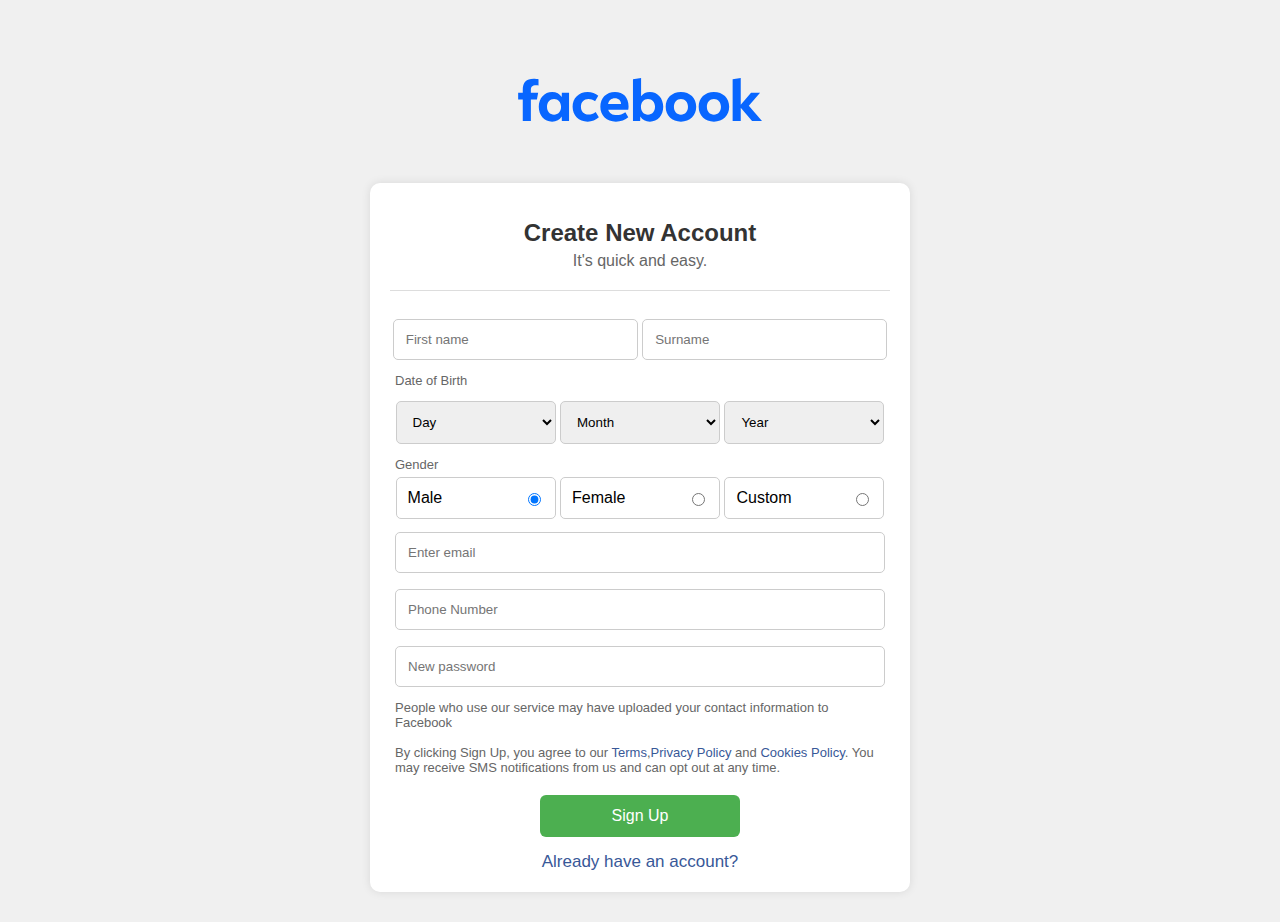
<file: FacebookSignupPage/index.html>
<!DOCTYPE html>
<html lang="en">
<head>
    <meta name="viewport" content="width=device-width, initial-scale=1.0">
    <meta charset="utf-8">
    <title>Sign up for Facebook</title>
    <link rel="stylesheet" href="styles.css" type="text/css">
</head>
<body>
    <div>
        <header>
            <img src="logo.svg" alt="Facebook logo">
        </header>
        <main>
            <div>
                <h1>Create New Account</h1>
                <p>It's quick and easy.</p>
            </div>
            <hr>
            <div>
                <form action="" method="post"><div>
                    <input  class="names" type="text" placeholder="First name" required>
                    <input class="names" type="text" placeholder="Surname" required>
                </div>
                <span>
                    <div class="text1">Date of Birth</div>
                    <div>
                        <select id="day" name="day" required>
                            <option value="">Day</option>
                            <!-- Days 1-31 -->
                           <option value="1">1</option>
                            <option value="2">2</option>
                            <option value="3">3</option>
                            <option value="4">4</option>
                            <option value="5">5</option>
                            <option value="6">6</option>
                            <option value="7">7</option>
                            <option value="8">8</option>
                            <option value="9">9</option>
                            <option value="10">10</option>
                            <option value="11">11</option>
                            <option value="12">12</option>
                            <option value="13">13</option>
                            <option value="14">14</option>
                            <option value="15">15</option>
                            <option value="16">16</option>
                            <option value="17">17</option>
                            <option value="18">18</option>
                            <option value="19">19</option>
                            <option value="20">20</option>
                            <option value="21">21</option>
                            <option value="22">22</option>
                            <option value="23">23</option>
                            <option value="24">24</option>
                            <option value="25">25</option>
                            <option value="26">26</option>
                            <option value="27">27</option>
                            <option value="28">28</option>
                            <option value="29">29</option>
                            <option value="30">30</option>
                            <option value="31">31</option>
                        </select>

                        <select id="month" name="month" required>
                            <option value="">Month</option>
                            <option value="1">January</option>
                            <option value="2">February</option>
                            <option value="3">March</option>
                            <option value="4">April</option>
                            <option value="5">May</option>
                            <option value="6">June</option>
                            <option value="7">July</option>
                            <option value="8">August</option>
                            <option value="9">September</option>
                            <option value="10">October</option>
                            <option value="11">November</option>
                            <option value="12">December</option>
                        </select>

                        <select id="year" name="year" required>
                            <option value="">Year</option>
                            <option value="2024">2024</option>
                            <option value="2023">2023</option>
                            <option value="2022">2022</option>
                            <option value="2021">2021</option>
                            <option value="2020">2020</option>
                            <option value="2019">2019</option>
                            <option value="2018">2018</option>
                            <option value="2017">2017</option>
                            <option value="2016">2016</option>
                            <option value="2015">2015</option>
                            <option value="2014">2014</option>
                            <option value="2013">2013</option>
                            <option value="2012">2012</option>
                            <option value="2011">2011</option>
                            <option value="2010">2010</option>
                            <option value="2009">2009</option>
                            <option value="2008">2008</option>
                            <option value="2007">2007</option>
                            <option value="2006">2006</option>
                            <option value="2005">2005</option>
                            <option value="2004">2004</option>
                            <option value="2003">2003</option>
                            <option value="2002">2002</option>
                            <option value="2001">2001</option>
                            <option value="2000">2000</option>
                            <option value="1999">1999</option>
                            <option value="1998">1998</option>
                            <option value="1997">1997</option>
                            <option value="1996">1996</option>
                            <option value="1995">1995</option>
                            <option value="1994">1994</option>
                            <option value="1993">1993</option>
                            <option value="1992">1992</option>
                            <option value="1991">1991</option>
                            <option value="1990">1990</option>
                            <option value="1989">1989</option>
                            <option value="1988">1988</option>
                            <option value="1987">1987</option>
                            <option value="1986">1986</option>
                            <option value="1985">1985</option>
                            <option value="1984">1984</option>
                            <option value="1983">1983</option>
                            <option value="1982">1982</option>
                            <option value="1981">1981</option>
                            <option value="1980">1980</option>
                            <option value="1979">1979</option>
                            <option value="1978">1978</option>
                            <option value="1977">1977</option>
                            <option value="1976">1976</option>
                            <option value="1975">1975</option>
                            <option value="1974">1974</option>
                            <option value="1973">1973</option>
                            <option value="1972">1972</option>
                            <option value="1971">1971</option>
                            <option value="1970">1970</option>
                            <option value="1969">1969</option>
                            <option value="1968">1968</option>
                            <option value="1967">1967</option>
                            <option value="1966">1966</option>
                            <option value="1965">1965</option>
                            <option value="1964">1964</option>
                            <option value="1963">1963</option>
                            <option value="1962">1962</option>
                            <option value="1961">1961</option>
                            <option value="1960">1960</option>
                            <option value="1959">1959</option>
                            <option value="1958">1958</option>
                            <option value="1957">1957</option>
                            <option value="1956">1956</option>
                            <option value="1955">1955</option>
                            <option value="1954">1954</option>
                            <option value="1953">1953</option>
                            <option value="1952">1952</option>
                            <option value="1951">1951</option>
                            <option value="1950">1950</option>
                            <option value="1949">1949</option>
                            <option value="1948">1948</option>
                            <option value="1947">1947</option>
                            <option value="1946">1946</option>
                            <option value="1945">1945</option>
                            <option value="1944">1944</option>
                            <option value="1943">1943</option>
                            <option value="1942">1942</option>
                            <option value="1941">1941</option>
                            <option value="1940">1940</option>
                            <option value="1939">1939</option>
                            <option value="1938">1938</option>
                            <option value="1937">1937</option>
                            <option value="1936">1936</option>
                            <option value="1935">1935</option>
                            <option value="1934">1934</option>
                            <option value="1933">1933</option>
                            <option value="1932">1932</option>
                            <option value="1931">1931</option>
                            <option value="1930">1930</option>
                            <option value="1929">1929</option>
                            <option value="1928">1928</option>
                            <option value="1927">1927</option>
                            <option value="1926">1926</option>
                            <option value="1925">1925</option>
                            <option value="1924">1924</option>
                            <option value="1923">1923</option>
                            <option value="1922">1922</option>
                            <option value="1921">1921</option>
                            <option value="1920">1920</option>
                            <option value="1919">1919</option>
                            <option value="1918">1918</option>
                            <option value="1917">1917</option>
                            <option value="1916">1916</option>
                            <option value="1915">1915</option>
                            <option value="1914">1914</option>
                            <option value="1913">1913</option>
                            <option value="1912">1912</option>
                            <option value="1911">1911</option>
                            <option value="1910">1910</option>
                            <option value="1909">1909</option>
                            <option value="1908">1908</option>
                            <option value="1907">1907</option>
                            <option value="1906">1906</option>
                            <option value="1905">1905</option>
                        </select>
                  
                    </div></span>
                    <span>
                     <div class="text1">Gender</div>
                    <div >
                       <span><label for="Male" class="radios">Male<input type="radio" value="Male" name="Gender" class="radiospace" checked></label></span>
                        <span><label for="Female" class="radios">Female<input type="radio"  value="Female" name="Gender" class="radiospace"></label></span>
                        <span><label for="Custom" class="radios">Custom<input type="radio" value="Custom" name="Gender" class="radiospace"></label></span>
                    </div></span>
                    <div>
                        <input type="email" placeholder="Enter email" id="email" required>
                        <input type="tel" placeholder="Phone Number" id="phone" required>
                        <input type="password" placeholder="New password" id="password" required>
                    </div>
                    <div class="text1">
                    <p>People who use our service may have uploaded your contact information to Facebook</p>
                    <p>By clicking Sign Up, you agree to our <a href="#">Terms</a>,<a href="#">Privacy Policy</a> and <a href=""#>Cookies Policy</a>. You may receive SMS notifications from us and can opt out at any time.</p>
                    </div>

                    <button type="submit">Sign Up</button>
                <div class="account">
            <a href="#" aria-label="Already have an account?">Already have an account?</a>
                </div>
                </form>
            </div>
        </main>
    </div>
</body>
</html>
</file>
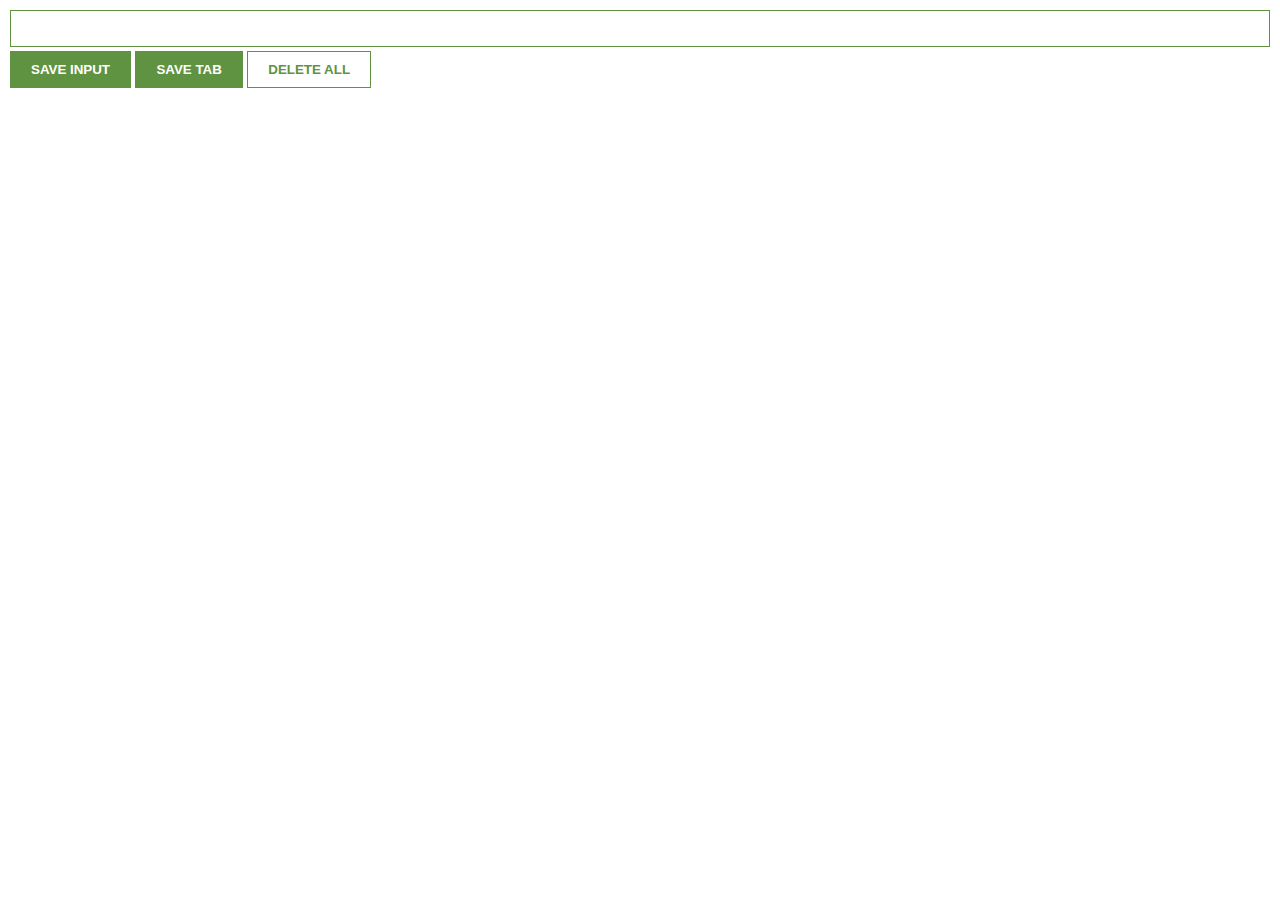
<file: LeadTracker_Browser/index.html>
<html>
    <head>
        <link rel="stylesheet" href="index.css">
    </head>
    <body>
        <input type="text" id="input-el">
        <button id="input-btn">SAVE INPUT</button>
        <button id="tab-btn">SAVE TAB</button>
        <button id="delete-btn">DELETE ALL</button>
        <ul id="ul-el">
        </ul>
        <script src="index.js"></script>
    </body>
</html>
</file>
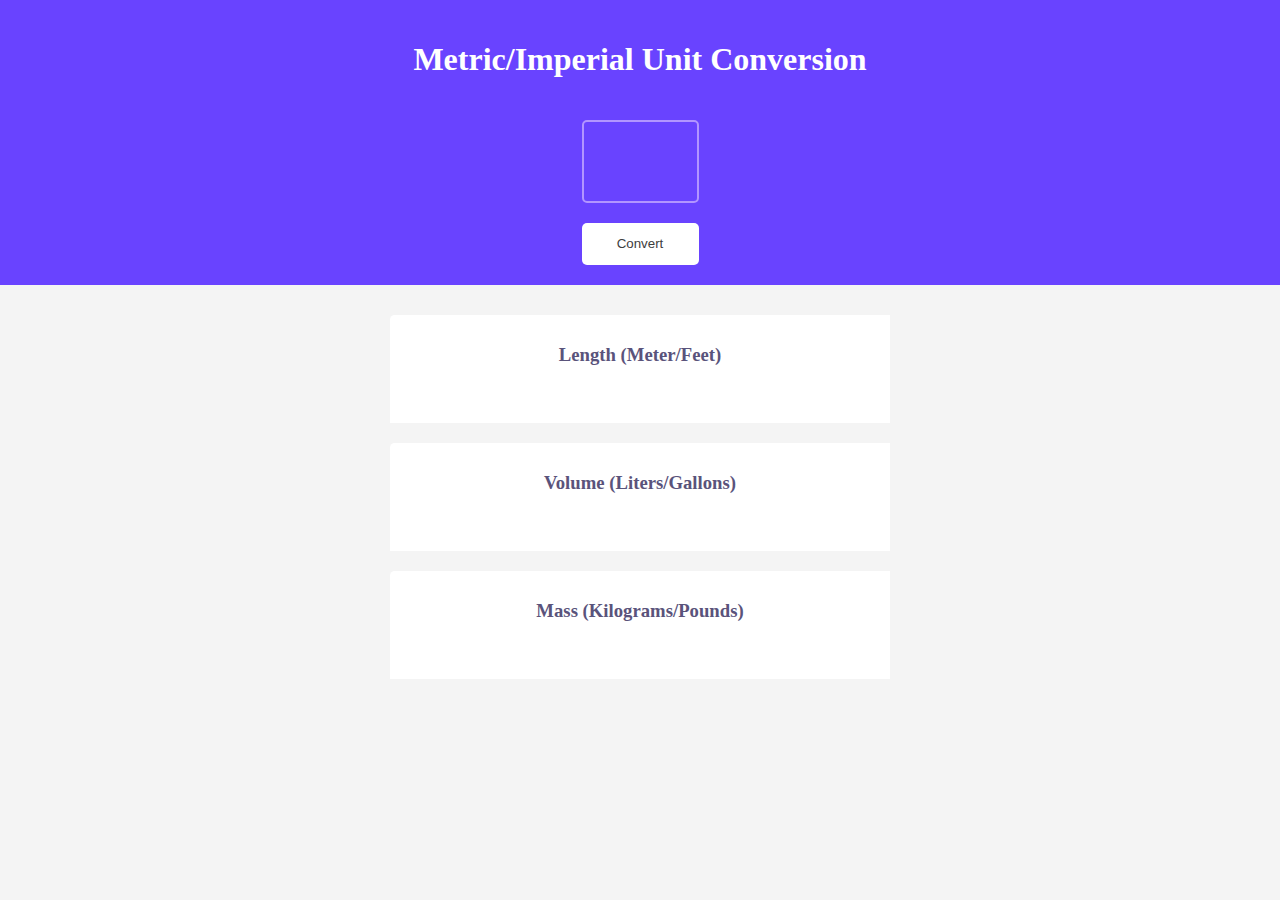
<file: Matric_Imperial _UnitConvertor/index.html>
<html>
    <head>
        <link rel="stylesheet" href="index.css">
    </head>
    <body>
       <div id="head-container">
        <h1>Metric/Imperial Unit Conversion</h1>
        <input type="number" id="input-el">
        <button id="btn-el">Convert</button>
       </div>
       
    <div id="main-container">
<div  class="containers"><div><h3>Length (Meter/Feet)</h3><p id="length"></p></div></div>
<div  class="containers"><div><h3>Volume (Liters/Gallons)</h3><p id="volume"></p></div></div>
<div  class="containers"><div><h3>Mass (Kilograms/Pounds)</h3><p id="mass"></p></div></div>

       </div>
       
       
        <script src="index.js"></script>
    </body>
</html>
</file>
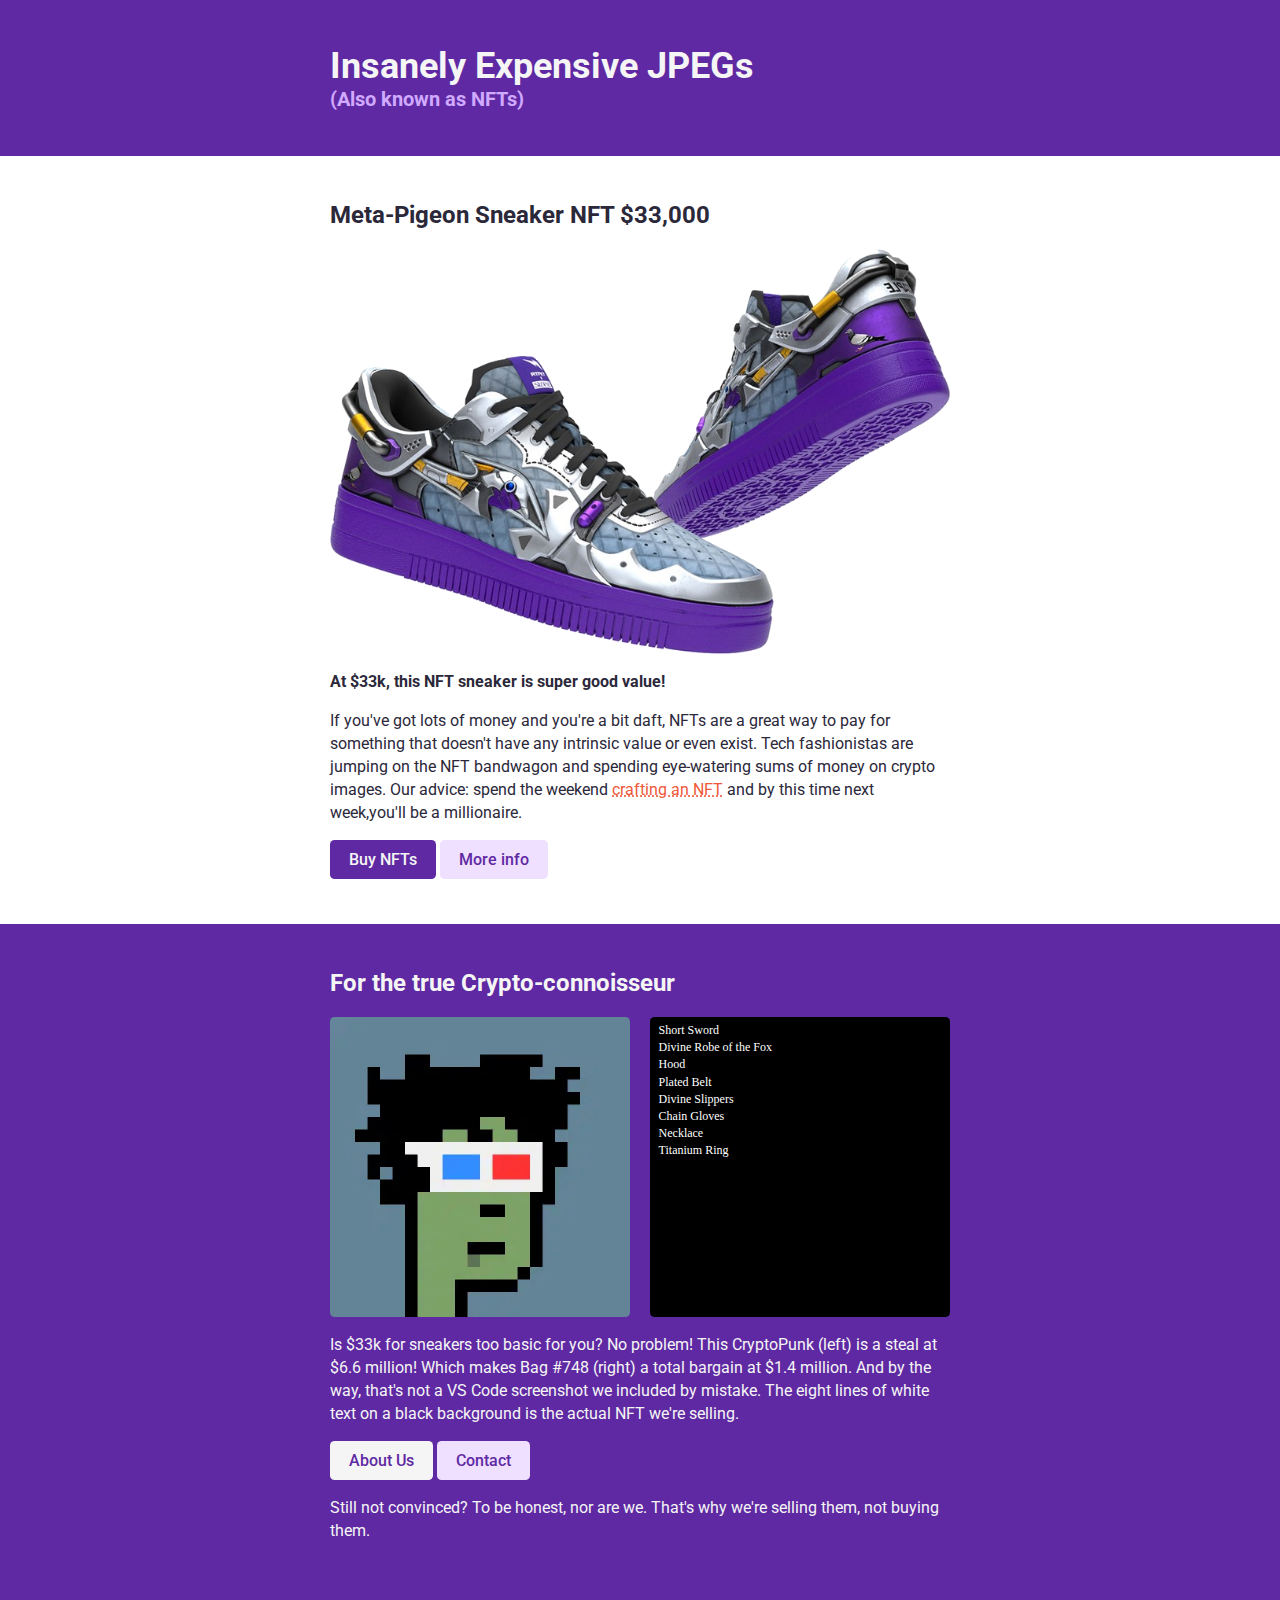
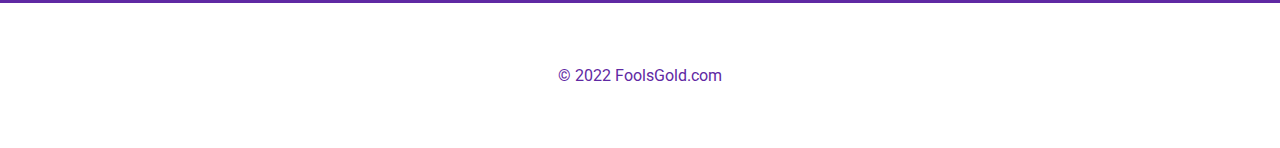
<file: NFT Website/index.html>
<html>

<head>
	<link rel="preconnect" href="https://fonts.googleapis.com">
	<link rel="preconnect" href="https://fonts.gstatic.com" crossorigin>
	<link href="https://fonts.googleapis.com/css2?family=Roboto:wght@400;500;700&display=swap" rel="stylesheet">
	<link rel="stylesheet" href="index.css">
</head>

<body>
	<header>
		<div class="container">
			<h1>Insanely Expensive JPEGs</h1>
			<h3>(Also known as NFTs)</h3>
		</div>
	</header>
		<main>
			<section>
				<div class="container">
					<h2>Meta-Pigeon Sneaker NFT $33,000</h2>
					<img  src="images/sneakers-purple.png" alt="Purple and silver sneakers" class="main-image">
					<p><strong>At $33k, this NFT sneaker is super good value!</strong></p>
					<p>If you've got lots of money and you're a bit daft, NFTs are a great way to pay for something that doesn't have any intrinsic value or even exist. Tech fashionistas are jumping on the NFT bandwagon and spending eye-watering sums of money on crypto images. Our advice: spend the weekend <a href="">crafting an NFT</a> and by this time next week,you'll be a millionaire.</p>
					<a href="#" class="btn btn-dark">Buy NFTs</a>
					<a href="#" class="btn btn-mid">More info</a>
				</div>
			</section>
			
			<section class="section-two">
				<div class="container">
					<h2>For the true Crypto-connoisseur</h2>
					<div class="section-two-image-container">
						<img src="images/crypto-punk.jpg" alt="punk with blach hair and red and blue glasses" class="feature-image">
						<img src="images/bag.svg" alt="Seven items from a game listed in white on a black background" class="feature-image">
					</div>
					<p>Is $33k for sneakers too basic for you? No problem! This CryptoPunk (left) is a steal at $6.6 million! Which makes Bag #748 (right) a total bargain at $1.4 million. And by the way, that's not a VS Code screenshot we included by mistake. The eight lines of white text on a black background is the actual NFT we're selling.</p>
					<a href="#" class="btn btn-light">About Us</a>
					<a href="#" class="btn btn-mid">Contact</a>
					<p>Still not convinced? To be honest, nor are we. That's why we're selling them, not buying them.</p>
				</div>
			</section>
			
			<footer>
				<p>&copy; 2022 FoolsGold.com</p>
			</footer>
		</main>
	</body>

</html>
</file>
<file: AnnoyingCookieConset/index.css>
*{
    box-sizing: border-box;
}

html, body {
    margin: 0;
    padding: 0;
    font-family: 'Roboto';
    color: #222;
}

/* typography */

h1{
    font-size: 48px;
    line-height: 60px;
    font-weight: 900;
}

h2{
    margin-top: 0;
}

h3{
    font-size: 20px;
    font-weight: 700; 
    line-height: 30px;
}

p{
    font-size: 18px;
    line-height: 28px;

}

ul{
    list-style: none;
    padding: 5px 0 0 0;
}

li{
    padding: 15px;
    border-radius: 5px;
    margin-bottom: 12px;
    font-weight: 500;
    font-size: 22px;
}

.li-green{background-color:#E5FDEA}
.li-yellow{background-color:#FCFDD6}
.li-blue{background-color:#E5F9FE}
.li-pink{background-color:#FCF1FE}

/* layout */

img{
    width: 100%;
}

main{
    width: 400px;
    margin: 0 auto;
}

/* modal */
  
.modal {
    display: none;
    position: fixed;
    right: 0;
    left: 0;
    top: 0;
    bottom: 0;
    margin: auto;
    height: 420px;
    width: 350px;
    border-radius: 5px;
    box-shadow: 0px 0px 6px 2px #666;
    background-color: #212529;
    color: whitesmoke;
}

.modal-inner{
    width: 290px;
    margin: 0 auto;
}

.modal-inner-loading{
    text-align: center;
}

/* modal buttons */

.close-modal-btn-container{
    text-align: right;
    margin: 9px;
}

.modal-close-btn {
  font-size: 22px;
  font-weight: bold;
  background-color: transparent;
  border: 1px solid transparent;
  color: whitesmoke;
}

.modal-close-btn:hover,
.modal-close-btn:active{
    color: red;
    cursor: pointer;
}

.modal-close-btn:disabled{
    color: whitesmoke;
    opacity: 0.2;
    cursor: not-allowed;
}

.modal-choice-btns{
    margin-top: 10px;
    padding: 8px 16px;
    display: flex;
    justify-content: center;
}

.modal-btn{
    padding: 10px 24px;
    cursor: pointer;
}

.modal-btns-reverse{
    flex-direction: row-reverse;
}

/* modal input */

input{
    margin-top: 10px; 
    border: 1px solid #212529;
    padding: 10px;
    width: 100%;
    border-radius: 3px;
}

/* modal after submit */

.loading{
    width: 100%; 
    margin-top: 10px;
}

.modal-display-name{
    color: fuchsia;
}

.modal-text{
    height: 140px;
    line-height: 23px;
    margin-bottom: 0;
}

.idiot-gif{
    width: 95%;
    margin: 0 auto;
}

.idiot-gif img{
    box-shadow: 1px 1px 3px #999;
    border-radius: 5px;
}
</file>
<file: Basic Caculator/styles.css>
body {
    background: linear-gradient(135deg, #1F1C2C, #928DAB); 
    text-align: center;
    font-family: Arial, sans-serif;
    margin: 0;
    padding: 0;
    box-sizing: border-box;
    color: #FFFFFF; 
}

.box {
    background-color: #FFFFFF; 
    width: 40%;
    margin: 5% auto;
    border: 3px solid #6C63FF; 
    border-top-left-radius: 30px;
    border-top-right-radius: 0px;
    border-bottom-left-radius: 0px;
    border-bottom-right-radius: 30px;
    padding: 10px;
    box-shadow: 0 8px 12px rgba(0, 0, 0, 0.3); 
}

h1 {
    border: 3px solid #6C63FF;
    border-top-left-radius: 10px;
    border-top-right-radius: 0px;
    border-bottom-left-radius: 0px;
    border-bottom-right-radius: 10px;
    padding: 10px;
    font-size: clamp(1.5rem, 3vw, 2rem);
    color: #1F1C2C; 
}

#n1, #n2 {
    height: 40px;
    width: 70%;
    margin: 10px auto;
    border-radius: 7px;
    border: 2px solid #6C63FF;
    font-size: 1rem;
    color: #1F1C2C;
    background-color: #F5F5F5; 
    border-top-left-radius: 10px;
    border-top-right-radius: 0px;
    border-bottom-left-radius: 0px;
    border-bottom-right-radius: 10px;
}

button {
    margin: 10px;
    margin-top: 20px;
    width: 20%;
    padding: 7px;
    border-top-left-radius: 10px;
    border-top-right-radius: 0px;
    border-bottom-left-radius: 0px;
    border-bottom-right-radius: 10px;
    font-size: 1rem;
    max-width: 200px;
    min-width: 80px;
    text-align: center;
    white-space: nowrap;
    overflow: hidden;
    text-overflow: ellipsis;
    cursor: pointer;
    background-color: #6C63FF; 
    color: #FFFFFF; 
    border: none;
    transition: background-color 0.3s;
}

button:hover {
    background-color: #5848C2; 
}

#output {
    padding: 10px;
    margin: 20px auto;
    text-align: center;
    font-size: clamp(1rem, 2vw, 1.5rem);
    border: 3px solid #6C63FF;
    border-top-left-radius: 10px;
    border-top-right-radius: 0px;
    border-bottom-left-radius: 0px;
    border-bottom-right-radius: 10px;
    max-width: 70%;
    color: #1F1C2C; 
    background-color: #F5F5F5; 
}

p {
    font-family: 'Courier New', Courier, monospace;
    font-style: italic;
    font-size: 1rem;
    margin-bottom: 20px;
    color: #1F1C2C; 
}

/* Responsive Design */
@media (max-width: 768px) {
    .box {
        width: 90%;
    }

    button {
        width: 40%;
    }

    #n1, #n2 {
        width: 90%;
    }

    #output {
        width: 90%;
    }
}
</file>
<file: BasketBallScoreCounter/index.css>
body {
    margin: 0;
    color: white;
    background:#1B244A;
}

.container {
    display: flex;
    justify-content: space-around;
    text-align:center;
}
h3{
    font-family: Verdana, Geneva, Tahoma, sans-serif;
    font-size: 40px;
    font-weight: 700;
    height: 36px;
    width:149px;
    line-height: 35.89px;
    letter-spacing: 0%;
    
}
.screen{
    width:155px;
    height: 120px;
    background:#080001;
    color:#F94F6D;
    border-radius: 5px;
     font-family: 'Cursed Timer ULiL', sans-serif;
     margin-bottom: 20px;
     text-align: center;
     display: flex;
     justify-content: center;
     align-items: center;
     font-size: 50px;
}

button{
    color:white;
    border:2px solid #9AABD8;
    font-family: 'Cursed Timer ULiL', sans-serif;
    border-radius:5px;
    width:45px;
    height:45px;
    font-size: 18px;
    font-weight: 400;
    background: #1B244A;
}
button:hover{
    color:#080001;
    background:white;
    width:46px;
    height: 46px;
    font-size: 20px;
        
}


.extraContainer{
    padding-top: 20px;
    text-align: center;
}
#Reset{
    width:100px;
}
</file>
<file: BirthdayGiftSite/styles.css>
body {
    text-align: center;
    font-family: 'Happy Monkey', cursive;
    background: linear-gradient(#a2d2ff, #EFB0C9);
    color: #ffffff;
}

h1, h2, h3, h4, p {
    text-shadow: 0 0 1px black;
}

#bff-img {
    width: 150px;
    border-radius: 50%;
    border: 6px solid #EFB0C9;
    margin-bottom: 10px;
}

#bday-age {
    background: #EFB0C9;
    padding: 5px 10px;
    border-radius: 5px;
    margin: 5px 0 10px 0;
}

#bday-date {
    margin: 0;
    background: #EFB0C9;
    padding: 5px 10px;
    border-radius: 5px;
}

#header {
    display: flex;
    flex-direction: column;
    align-items: center;
}

.gift-section {
    margin-top: 50px;
}

.gift-title {
    margin-bottom: 10px;
}

.gift-hint {
    margin-top: 0;
}

#gift-img-cheers {
    height: 200px;
}

.gift-img {
    margin: 20px auto;
    max-width: 400px;
    height: 400px;
    border: 6px solid white;
    border-radius: 10px;
    background-image: url("images/gift-cover.jpg");
    background-size: cover;
}

#gift-img-happy:hover {
    background-image: url("images/happy.gif");
}

#gift-img-hot:hover {
    background-image: url("images/hot.gif");
}

#gift-img-genius:hover {
    background-image: url("images/genius.gif");
}

#gift-img-badass:hover {
    background-image: url("images/badass.gif");
}

#gift-img-cheers:hover {
    background-image: url("images/cheers.gif");
}

#footer {
    font-style: italic;
    width: 400px;
    margin: 40px auto 20px;
}

a {
    color: white;
}

/* 
Add the footer paragraph according to the design. 
Configure the anchor tag to open the link in a new tab.
Forgotten how to do it? Google it! 

Link: 
https://scrimba.com/learn/htmlandcss

Text:
Want to create your own Birthday GIFt site? Take this HTML & CSS course.
*/
</file>
<file: BlackJackGame/index.css>
body {
    font-family: 'Trebuchet MS', 'Lucida Sans Unicode', 'Lucida Grande', Arial, sans-serif;
    background-image: url("images/table.png");
    background-size: cover;
    font-weight: bold;
    color: white;
    text-align: center;
}

h1 {
    color: goldenrod;
}

#message-el {
    font-style: italic;
}

button {
    color: #016f32;
    width: 150px;
    background: goldenrod;
    padding-top: 5px;
    padding-bottom: 5px;
    font-weight: bold;
    border: none;
    border-radius: 2px;
    margin-bottom: 2px;
    margin-top: 2px;
}
</file>
<file: BookArticle/styles.css>
body {
    padding: 10px;
    font-family: Arial, Helvetica, sans-serif;
 
}

.title {
    font-weight: lighter;
}

.main-img {
    width: 300px;
    box-shadow: 0px 2px 5px lightgray;
}

.container {
    display: flex;
    justify-content: space-between;
}
.metadata{
    margin-left: 30px;
}
img{
    padding-right: 20px;
}
a{
    color:#007185;
}
.main-head{
    color:#565959;
}
p{
    font-size: large;
    font-weight: normal;
}
</file>
<file: Co-workingSpaceSite/index.css>
body {
    margin: 0;
    padding: 0;
    font-family: 'Montserrat', sans-serif;
    color: #282828;
}

header {
    background-color: #282828;
    color: whitesmoke;
}

.logo {
    font-size: 18px;
    font-weight: 700;
}

ul {
    display: flex;
    list-style-type: none;
    align-items: center;
    margin: 0;
    padding: 25px;
    gap: 10px
}

li {
    cursor: pointer;
}

.icon {
    width: 25px;
}

.align-right {
    margin-left: auto;
} 

h1 {
    font-size: 40px;
    font-weight: 400;
    margin: 30px 25px;
}

.item {
    position: relative;
}

.item-img {
    display: block;
    width: 100%;
}

.caption {
    display: flex;
    justify-content: space-between;
    gap: 20px;
    margin: 0 25px;
}

.img-banner { 
    position: absolute;
    top: 0;
    left: 0;
    background-color: #cd6858;
    color: whitesmoke;
    padding: 10px;
}

button {
    align-self: center;
    border: none;
    background-color: #cd6858;
    color: whitesmoke;
    padding: 10px 15px;
    font-weight: 700;
    cursor: pointer;
}

.chatbox-bg {
    position: fixed;
    bottom: 6px;
    right: 6px;
    background-color: #dda15e;
    width: 40px;
    height: 40px;
    border-radius: 50%;
    cursor: pointer;
    box-shadow: 1px 1px 5px #999;
    display: flex;
}

.chatbox-img {
    margin: auto;
    width: 50%; 
}
</file>
<file: CountryVisit/styles.css>
/* Import Google Font */
body {
    margin: 0;
    text-align: center;
    font-family: 'Poppins', sans-serif;
    background-color: #f1faee;
    color: #1d3557;
}

/* Color Palette Variables */
:root {
    --dark-green: #1b4332;
    --light-green: #a8dadc;
    --sky-blue: #74c69d;
    --sand: #f1faee;
    --stone: #e0e1dd;
    --white: #ffffff;
    --text-dark: #1d3557;
}

/* HERO SECTION */
#hero-section {
    background-image: url("images/P1.jpg");
    background-size: cover;
    background-position: center;
    background-repeat: no-repeat;
    width: 100%;
    height: 100vh;

    display: flex;
    justify-content: center;
    align-items: center;
    flex-direction: column;

    color: var(--white);
    text-shadow: 2px 2px 4px rgba(0,0,0,0.7);
    animation: fadeIn 2s ease-in-out;
}

#hero-section h1 {
    font-size: 3.5rem;
    margin: 10px 0;
    letter-spacing: 2px;
}

#hero-section h2 {
    font-size: 1.5rem;
    font-weight: 300;
    margin-top: 0;
}

/* PLACES SECTION */
#d1 {
    padding: 60px 0;
    background: linear-gradient(135deg, var(--light-green), var(--sky-blue));
    color: var(--white);
}

#d1 h3 {
    font-size: 2rem;
    margin-bottom: 30px;
    text-shadow: 1px 1px 2px #000;
}

#place-section {
    width: 85%;
    margin: 0 auto;
    background: var(--white);
    padding: 40px;
    border-radius: 25px;
    border: 2px solid var(--stone);
    box-shadow: 0 4px 20px rgba(0,0,0,0.1);
}

.places-box {
    display: flex;
    flex-wrap: wrap;
    justify-content: center;
    gap: 20px;
}

.place {
    display: flex;
    flex-direction: column;
    align-items: center;
    font-size: small;
    padding: 10px;
    transition: transform 0.3s ease;
}

.place:hover {
    transform: scale(1.05);
}

.places-box img {
    width: 100px;
    height: 70px;
    border-radius: 50%;
    border: 4px solid var(--sky-blue);
    transition: all 0.3s ease;
}

.places-box img:hover {
    border-color: var(--dark-green);
}

label {
    padding-top: 10px;
    color: var(--dark-green);
    font-weight: 600;
    text-transform: capitalize;
}

label:hover {
    color: var(--text-dark);
    text-decoration: underline;
}

/* GUIDE SECTION */
#guide-section {
    width: 85%;
    margin: 100px auto;
    display: flex;
    align-items: center;
    justify-content: space-between;
    background-color: var(--stone);
    padding: 40px 30px;
    border-radius: 25px;
    box-shadow: 0 4px 20px rgba(0,0,0,0.1);
    flex-wrap: wrap;
    text-align: left;
}

#guide-section div {
    max-width: 500px;
}

#guide-section h3 {
    font-size: 1.8rem;
    margin-bottom: 10px;
}

#guide-section p {
    font-style: italic;
    margin-bottom: 10px;
}

#guide-section h4 {
    font-weight: 600;
    color: var(--dark-green);
}

#guide-section img {
    width: 120px;
    height: auto;
    border: 3px groove var(--dark-green);
    border-radius: 12px;
    margin-top: 20px;
}

/* Animation */
@keyframes fadeIn {
    0% {
        opacity: 0;
        transform: translateY(-20px);
    }
    100% {
        opacity: 1;
        transform: translateY(0);
    }
}
</file>
<file: DailyDribble/styles.css>
body{
    text-align:center;
}
img{
    width:380px;
    border:3px solid black;
}
h1{
    color:#121212;
}
button{
    background: #121212;
    color: white;
    width:200px;
    margin-top: 10px;
    padding:5px;
    display: block;
     margin-left: auto;
    margin-right: auto;
}
input{
    border:3px solid black;
    width:190px;
    padding:5px;
    display: block;
    margin-left: auto;
    margin-right: auto;
}
p{
    color:#121212;
}
a{
    color: #121212;
}
</file>
<file: facebookSignupPage(old)/styles.css>
.header_grid-container{
display: grid;
grid-template-columns: 60% 40%;
justify-content: space-between;   background-color: #365899;
    color: white;
    width: 100%;
    margin-top:0px;
    margin-right:0px;
    margin-left:0px;
}
body{
    font-family: Arial, Helvetica, sans-serif;
    background-color: #f0f2f5;
}

.main_grid-container{
display: grid;
grid-template-columns: 60% 40%;
}
.gridcontainer{
    justify-content: space-between;
display: grid;
grid-template-columns: 30% 30% 20% 10%;
}
#email-password,#password{
    width:100%;
    margin: 5px;
    border-color:#365899;border-radius: 3px;
}
.head{
    padding: 10px;
}
#d1,#d2{

    font-size: smaller;
    margin-top: 20px;

}
#d3{
    
    
    justify-content: left;
    margin-top: 40px;
}
   #d4{
    font-size: small;
    margin: 2px;
    padding: 2px;
   }
  
.name{
    border-color: #f4f4f4;
width: 30%;
margin:8px;
padding:6px;
border-radius: 3px; 
border-style: groove;

}
#p1{
    font-size: large;
    color:grey;
}
.email{
    border-color: #f4f4f4;
    width: 67%;
    margin:8px;
    padding:6px;
    border-radius: 3px; 
    border-style: groove;
}
.password{
    border-color: #f4f4f4;
    width: 67%;
    margin:8px;
    padding:6px;
    border-radius: 3px; 
    border-style: groove;
}


h1{
    text-align: center;
}
img{
    height:600px;
    
    width: 100%;
}

.last{
    width: 80%;
   justify-content: start;
   font-size: medium;
}
input[type="radio"]{
    margin: 20px;
}
#bt1{
    background-color:#365899;
    border-style: solid;
    margin-right: 20px;
border-radius: 4px;
cursor: pointer;

} 
#bt2{ background-color: #4CAF50;
    color: white;
    padding: 12px 40px;
    font-size: 16px;
    border: none;
    border-radius: 4px;
    cursor: pointer;
    width: 100%;
    width: 200px;
    font-size: medium;
   
    margin-bottom: 15px;}
</file>
<file: FacebookSignupPage/styles.css>
body {
    text-align: center;
    background-color: #f0f0f0;
    font-family: Arial, sans-serif;
    margin: 0;
    padding: 0;
}

header img {
    width: 300px;
    height: auto;
    border-radius: 50%;
    margin-top: 50px;
}

main {
    background-color: white;
    width: 90%;
    max-width: 500px;
    margin: 30px auto;
    padding: 20px;
    border-radius: 10px;
    box-shadow: 0 0 10px rgba(0, 0, 0, 0.1);
}

h1 {
    font-size: 24px;
    color: #333;
    margin-bottom: 5px;
}

p{
    color: #666;
    margin-top: 0;
    margin-bottom: 15px;
}



input[type="text"] {
    padding: 12px;
    margin: 8px 0;
    border: 1px solid #ccc;
    border-radius: 5px;
    box-sizing: border-box; width: 49%;
   
   
}

.input-group {
    margin-bottom: 15px;
}


input[type="password"],
input[type="email"],
input[type="tel"]
 {
    width: 98%;
    padding: 12px;
    margin: 8px 0;
    border: 1px solid #ccc;
    border-radius: 5px;
    box-sizing: border-box;
}
select {
    width:32%;
       padding: 12px;
    margin: 8px 0;
    border: 1px solid #ccc;
    border-radius: 5px;
    box-sizing: border-box;
}


.radios{
    width:32%;
    border: 1px solid #ccc;
    justify-content: space-between;
    padding:11px;
    box-sizing: border-box;
    margin-bottom: 5px;
    border-radius: 5px;
    display: inline-flex;
    
}

button {
    background-color: #4CAF50;
    color: white;
    padding: 12px 40px;
    font-size: 16px;
    border: none;
    border-radius: 6px;
    cursor: pointer;
    width: 100%;
    width: 200px;
    margin-bottom: 15px;
}

hr {
    border: 0;
    border-top: 1px solid #ddd;
    margin: 20px 0;
}

.text1{
    color: #666;
    font-size: small;
    text-align: left;
    padding: 5px;
}
.account{

    color: #1877f2;
    font-family: SFProText-Semibold, Helvetica, Arial, sans-serif;
    font-size: 17px;
    line-height: 20px;
}
a {
    color: #385898;
    cursor: pointer;
    text-decoration: none;
}
</file>
<file: LeadTracker_Browser/index.css>
body {
    margin: 0;
    padding: 10px;
    font-family: Arial, Helvetica, sans-serif;
    min-width: 400px;
}

input {
    width: 100%;
    padding: 10px;
    box-sizing: border-box;
    border: 1px solid #5f9341;
    margin-bottom: 4px;
}

button {
    background: #5f9341;
    color: white;
    padding: 10px 20px;
    border: 1px solid #5f9341;
    font-weight: bold;
}

#delete-btn {
    background: white;
    color: #5f9341;
}

ul {
    margin-top: 20px;
    list-style: none;
    padding-left: 0;
}

li {
    margin-top: 5px;
}

a {
    color: #5f9341;
}
</file>
<file: Matric_Imperial _UnitConvertor/index.css>
body {
    background-color:  #F4F4F4;
width:100%;
    margin: 0;
}
#head-container{
    width:100%;
    height:285px;
    background-color: #6943FF;
    display: flex;
    flex-direction: column;
    justify-content:space-evenly ;
    align-items: center;
    color:#FFFFFF;
    flex-wrap: nowrap;
    margin-bottom:30px;
}
input{
    width: 117px;
height: 83px;
background-color: inherit;
border-radius: 5px;
border: 2px solid #B295FF;
text-align: center;
font-weight: 800;
font-size: 58px;
color:white;
}
button{
 
    background-color: white;
    color:#3D3D3D;
    
width: 117px;
height: 42px;
border: white;
border-radius: 5px;

}
input::-webkit-outer-spin-button,
input::-webkit-inner-spin-button {
  -webkit-appearance: none;
  margin: 0;
}
#main-container{
    display: flex;
    flex-direction: column;
    justify-content: space-evenly;
    align-items: center;
}
.containers{
width: 500px;
height: 108px;
top: 321px;
left: 25px;
border-top-left-radius: 4.68px;
background-color: white;
margin-bottom: 20px;
text-align: center;
display: flex;
justify-content: center;
align-items: flex-start;


}
.containers div{
    width:80%;
    padding:10px 0px;
    height: 60%;
}
.containers div h3{
    color:#5A537B;
}
.containers div p{
    color:#353535;
}
</file>
<file: NFT Website/index.css>
body{
    font-size: 16px;
    color: #2b283a;
    font-family: 'Roboto', sans-serif;
    margin: 0;
}

/* typography */

h1, h3{
    margin: 0;
}

h1{
    color: whitesmoke;
    font-size: 36px;
}

h2{
    margin-top: 0;
}

h3{
    color: #d0aaff;
    font-size: 20px;
}

p{
    line-height: 23px;
}

/* links */

a{
    color: #ef5839;
    text-decoration: underline dotted; 
}

a:hover, a:active{
    color: #d4b44c;
}

/* 
Challenge:
1. Refactor the CSS for these button-style
   links using two classes on each link
   element.
⚠️ Think what to call the new class you
   will need to create.
*/

.btn{
    padding: 10px 19px;
    border-radius: 4.6px;
    font-weight: 500;
    text-decoration: none;
    display: inline-block;
}

.btn-dark{
    background: #5f29a3;
    color: whitesmoke
}

.btn-mid{
    background: #F0E0FF; 
    color: #5f29a3; 
}

.btn-light{
    background: whitesmoke;
    color: #5f29a3; 
}

.btn:hover,.btn:active{
    background-color: #f3e885;
    color: #2b238a;

}

/* layout */

header, section, footer{
    padding: 45px 0;
}

header, .section-two{
    background-color: #5f29a3;
}

.section-two{
    color: whitesmoke;
}

.container{
    width: 620px;
    margin: 0 auto;
}

.main-image{
    width:100%;
}

.section-two-image-container{
    display: flex;
    justify-content: space-between;
}

.feature-image{
    width: 300px;
    border-radius: 4.6px;
}

footer{
    text-align: center;
    color: #5f29a3;
}
</file>
<file: style.css>
/* ===========================
   VARIABLES & RESET
   =========================== */
:root {
  --bg-dark: #0a0e1a;
  --bg-gradient-1: #0f1419;
  --bg-gradient-2: #1a1f2e;
  --card-bg: #151923;
  --card-hover: #1c2130;
  --text-primary: #ffffff;
  --text-secondary: #a8b2d1;
  --text-muted: #6b7694;
  --accent-primary: #64ffda;
  --accent-secondary: #4facfe;
  --accent-gradient: linear-gradient(135deg, #667eea 0%, #764ba2 100%);
  --accent-orange: #ff6b6b;
  --shadow-sm: 0 2px 8px rgba(0, 0, 0, 0.3);
  --shadow-md: 0 4px 16px rgba(0, 0, 0, 0.4);
  --shadow-lg: 0 8px 32px rgba(0, 0, 0, 0.5);
  --radius-sm: 8px;
  --radius-md: 12px;
  --radius-lg: 16px;
}

* {
  margin: 0;
  padding: 0;
  box-sizing: border-box;
}

html {
  scroll-behavior: smooth;
}

body {
  font-family: 'Poppins', -apple-system, BlinkMacSystemFont, 'Segoe UI', Roboto, Oxygen, Ubuntu, Cantarell, sans-serif;
  background: var(--bg-dark);
  color: var(--text-primary);
  line-height: 1.6;
  -webkit-font-smoothing: antialiased;
  -moz-osx-font-smoothing: grayscale;
  overflow-x: hidden;
  position: relative;
}

/* ===========================
   ANIMATED BACKGROUND
   =========================== */
.bg-animation {
  position: fixed;
  top: 0;
  left: 0;
  width: 100%;
  height: 100%;
  z-index: -1;
  overflow: hidden;
  background: linear-gradient(180deg, #0a0e1a 0%, #0f1419 50%, #1a1f2e 100%);
}

.shape {
  position: absolute;
  border-radius: 50%;
  filter: blur(80px);
  opacity: 0.15;
  animation: float 20s infinite ease-in-out;
}

.shape-1 {
  width: 600px;
  height: 600px;
  background: linear-gradient(135deg, #667eea, #764ba2);
  top: -200px;
  left: -200px;
  animation-delay: 0s;
}

.shape-2 {
  width: 500px;
  height: 500px;
  background: linear-gradient(135deg, #4facfe, #00f2fe);
  bottom: -150px;
  right: -150px;
  animation-delay: 5s;
}

.shape-3 {
  width: 400px;
  height: 400px;
  background: linear-gradient(135deg, #fa709a, #fee140);
  top: 50%;
  left: 50%;
  transform: translate(-50%, -50%);
  animation-delay: 10s;
}

@keyframes float {
  0%, 100% { transform: translate(0, 0) scale(1); }
  25% { transform: translate(50px, 50px) scale(1.1); }
  50% { transform: translate(-30px, 80px) scale(0.9); }
  75% { transform: translate(40px, -40px) scale(1.05); }
}

/* ===========================
   CONTAINER
   =========================== */
.container {
  max-width: 1200px;
  margin: 0 auto;
  padding: 0 24px;
}

/* ===========================
   HERO SECTION
   =========================== */
.hero {
  padding: 120px 0 80px;
  text-align: center;
  position: relative;
}

.hero-content {
  max-width: 800px;
  margin: 0 auto;
}

.hero-badge {
  display: inline-block;
  padding: 8px 20px;
  background: rgba(100, 255, 218, 0.1);
  border: 1px solid rgba(100, 255, 218, 0.3);
  border-radius: 50px;
  color: var(--accent-primary);
  font-size: 14px;
  font-weight: 500;
  margin-bottom: 24px;
  animation: fadeInDown 0.8s ease-out;
}

.hero-title {
  font-family: 'Space Grotesk', 'Poppins', sans-serif;
  font-size: clamp(2.5rem, 6vw, 4.5rem);
  font-weight: 700;
  line-height: 1.2;
  margin-bottom: 24px;
  animation: fadeInUp 0.8s ease-out 0.2s backwards;
}

.gradient-text {
  background: linear-gradient(135deg, #667eea 0%, #764ba2 50%, #4facfe 100%);
  -webkit-background-clip: text;
  -webkit-text-fill-color: transparent;
  background-clip: text;
  animation: gradientShift 5s ease infinite;
  background-size: 200% 200%;
}

@keyframes gradientShift {
  0% { background-position: 0% 50%; }
  50% { background-position: 100% 50%; }
  100% { background-position: 0% 50%; }
}

.hero-subtitle {
  font-size: clamp(1rem, 2vw, 1.2rem);
  color: var(--text-secondary);
  margin-bottom: 48px;
  line-height: 1.8;
  animation: fadeInUp 0.8s ease-out 0.4s backwards;
}

.hero-stats {
  display: flex;
  justify-content: center;
  gap: 48px;
  margin-top: 48px;
  animation: fadeInUp 0.8s ease-out 0.6s backwards;
}

.stat {
  text-align: center;
}

.stat-number {
  font-size: 2.5rem;
  font-weight: 700;
  background: var(--accent-gradient);
  -webkit-background-clip: text;
  -webkit-text-fill-color: transparent;
  background-clip: text;
  margin-bottom: 8px;
}

.stat-label {
  font-size: 0.9rem;
  color: var(--text-muted);
  text-transform: uppercase;
  letter-spacing: 1px;
}

/* ===========================
   SEARCH SECTION
   =========================== */
.search-section {
  padding: 40px 0;
  animation: fadeIn 1s ease-out 0.8s backwards;
}

.search-wrapper {
  position: relative;
  max-width: 600px;
  margin: 0 auto;
}

.search-icon {
  position: absolute;
  left: 20px;
  top: 50%;
  transform: translateY(-50%);
  color: var(--text-muted);
  pointer-events: none;
}

#search {
  width: 100%;
  padding: 16px 20px 16px 52px;
  background: rgba(255, 255, 255, 0.05);
  border: 2px solid rgba(255, 255, 255, 0.1);
  border-radius: var(--radius-lg);
  color: var(--text-primary);
  font-size: 16px;
  font-family: inherit;
  transition: all 0.3s ease;
  backdrop-filter: blur(10px);
}

#search:focus {
  outline: none;
  background: rgba(255, 255, 255, 0.08);
  border-color: var(--accent-primary);
  box-shadow: 0 0 0 4px rgba(100, 255, 218, 0.1);
}

#search::placeholder {
  color: var(--text-muted);
}

/* ===========================
   PROJECTS GRID
   =========================== */
.projects-grid {
  display: grid;
  grid-template-columns: repeat(auto-fill, minmax(320px, 1fr));
  gap: 28px;
  padding: 40px 0 80px;
}

.project-card {
  background: var(--card-bg);
  border-radius: var(--radius-lg);
  overflow: hidden;
  position: relative;
  transition: all 0.4s cubic-bezier(0.4, 0, 0.2, 1);
  border: 1px solid rgba(255, 255, 255, 0.05);
  opacity: 0;
  transform: translateY(30px);
}

.project-card.visible {
  opacity: 1;
  transform: translateY(0);
}

.project-card::before {
  content: '';
  position: absolute;
  top: 0;
  left: 0;
  right: 0;
  height: 3px;
  background: var(--accent-gradient);
  transform: scaleX(0);
  transform-origin: left;
  transition: transform 0.4s ease;
}

.project-card:hover::before {
  transform: scaleX(1);
}

.project-card:hover {
  transform: translateY(-8px);
  box-shadow: var(--shadow-lg);
  border-color: rgba(100, 255, 218, 0.3);
  background: var(--card-hover);
}

.card-link {
  display: flex;
  flex-direction: column;
  padding: 28px;
  text-decoration: none;
  color: inherit;
  height: 100%;
  min-height: 260px;
}

.project-icon {
  font-size: 3.5rem;
  margin-bottom: 20px;
  transition: transform 0.3s ease;
  display: inline-block;
}

.project-card:hover .project-icon {
  transform: scale(1.15) rotate(5deg);
}

.project-content {
  flex: 1;
}

.project-category {
  display: inline-block;
  padding: 4px 12px;
  background: rgba(100, 255, 218, 0.1);
  border: 1px solid rgba(100, 255, 218, 0.2);
  border-radius: 20px;
  font-size: 0.75rem;
  font-weight: 500;
  color: var(--accent-primary);
  text-transform: uppercase;
  letter-spacing: 0.5px;
  margin-bottom: 12px;
}

.project-title {
  font-size: 1.3rem;
  font-weight: 600;
  margin-bottom: 8px;
  color: var(--text-primary);
  line-height: 1.3;
}

.project-description {
  font-size: 0.95rem;
  color: var(--text-secondary);
  line-height: 1.6;
  margin-bottom: 20px;
}

.project-footer {
  display: flex;
  justify-content: space-between;
  align-items: center;
  margin-top: auto;
  padding-top: 16px;
  border-top: 1px solid rgba(255, 255, 255, 0.05);
}

.view-project {
  font-size: 0.9rem;
  font-weight: 600;
  color: var(--accent-primary);
  display: flex;
  align-items: center;
  gap: 8px;
  transition: gap 0.3s ease;
}

.project-card:hover .view-project {
  gap: 12px;
}

.arrow {
  transition: transform 0.3s ease;
}

.project-card:hover .arrow {
  transform: translateX(4px);
}

.repo-link {
  color: var(--text-muted);
  transition: color 0.3s ease;
  display: flex;
  align-items: center;
}

.repo-link:hover {
  color: var(--accent-primary);
}

.no-results {
  text-align: center;
  padding: 80px 20px;
  color: var(--text-secondary);
}

.no-results p {
  font-size: 1.2rem;
}

/* ===========================
   FOOTER
   =========================== */
.footer {
  background: rgba(0, 0, 0, 0.3);
  border-top: 1px solid rgba(255, 255, 255, 0.05);
  padding: 60px 0 32px;
  margin-top: 80px;
  backdrop-filter: blur(10px);
}

.footer-content {
  display: grid;
  grid-template-columns: repeat(auto-fit, minmax(200px, 1fr));
  gap: 40px;
  margin-bottom: 40px;
}

.footer-section h3 {
  font-size: 1.5rem;
  margin-bottom: 12px;
  background: var(--accent-gradient);
  -webkit-background-clip: text;
  -webkit-text-fill-color: transparent;
  background-clip: text;
}

.footer-section h4 {
  font-size: 1rem;
  margin-bottom: 16px;
  color: var(--text-primary);
}

.footer-section p {
  color: var(--text-secondary);
  font-size: 0.95rem;
}

.footer-section a {
  display: flex;
  align-items: center;
  gap: 8px;
  color: var(--text-secondary);
  text-decoration: none;
  margin-bottom: 12px;
  transition: color 0.3s ease;
  font-size: 0.95rem;
}

.footer-section a:hover {
  color: var(--accent-primary);
}

.tech-tags {
  display: flex;
  flex-wrap: wrap;
  gap: 8px;
}

.tech-tag {
  padding: 6px 14px;
  background: rgba(100, 255, 218, 0.1);
  border: 1px solid rgba(100, 255, 218, 0.2);
  border-radius: 20px;
  font-size: 0.85rem;
  color: var(--accent-primary);
}

.footer-bottom {
  text-align: center;
  padding-top: 32px;
  border-top: 1px solid rgba(255, 255, 255, 0.05);
  color: var(--text-muted);
  font-size: 0.9rem;
}

/* ===========================
   ANIMATIONS
   =========================== */
@keyframes fadeIn {
  from {
    opacity: 0;
  }
  to {
    opacity: 1;
  }
}

@keyframes fadeInUp {
  from {
    opacity: 0;
    transform: translateY(30px);
  }
  to {
    opacity: 1;
    transform: translateY(0);
  }
}

@keyframes fadeInDown {
  from {
    opacity: 0;
    transform: translateY(-20px);
  }
  to {
    opacity: 1;
    transform: translateY(0);
  }
}

/* ===========================
   RESPONSIVE DESIGN
   =========================== */
@media (max-width: 768px) {
  .hero {
    padding: 80px 0 60px;
  }

  .hero-stats {
    gap: 32px;
  }

  .stat-number {
    font-size: 2rem;
  }

  .projects-grid {
    grid-template-columns: 1fr;
    gap: 20px;
  }

  .footer-content {
    grid-template-columns: 1fr;
    gap: 32px;
  }

  .search-section {
    padding: 32px 0;
  }
}

@media (max-width: 480px) {
  .hero-stats {
    flex-direction: column;
    gap: 24px;
  }

  .container {
    padding: 0 16px;
  }

  .card-link {
    padding: 20px;
    min-height: 240px;
  }

  .project-icon {
    font-size: 3rem;
  }
}

/* ===========================
   ACCESSIBILITY
   =========================== */
@media (prefers-reduced-motion: reduce) {
  *,
  *::before,
  *::after {
    animation-duration: 0.01ms !important;
    animation-iteration-count: 1 !important;
    transition-duration: 0.01ms !important;
  }
}

/* Focus styles for accessibility */
a:focus-visible,
button:focus-visible,
input:focus-visible {
  outline: 2px solid var(--accent-primary);
  outline-offset: 2px;
}
</file>
